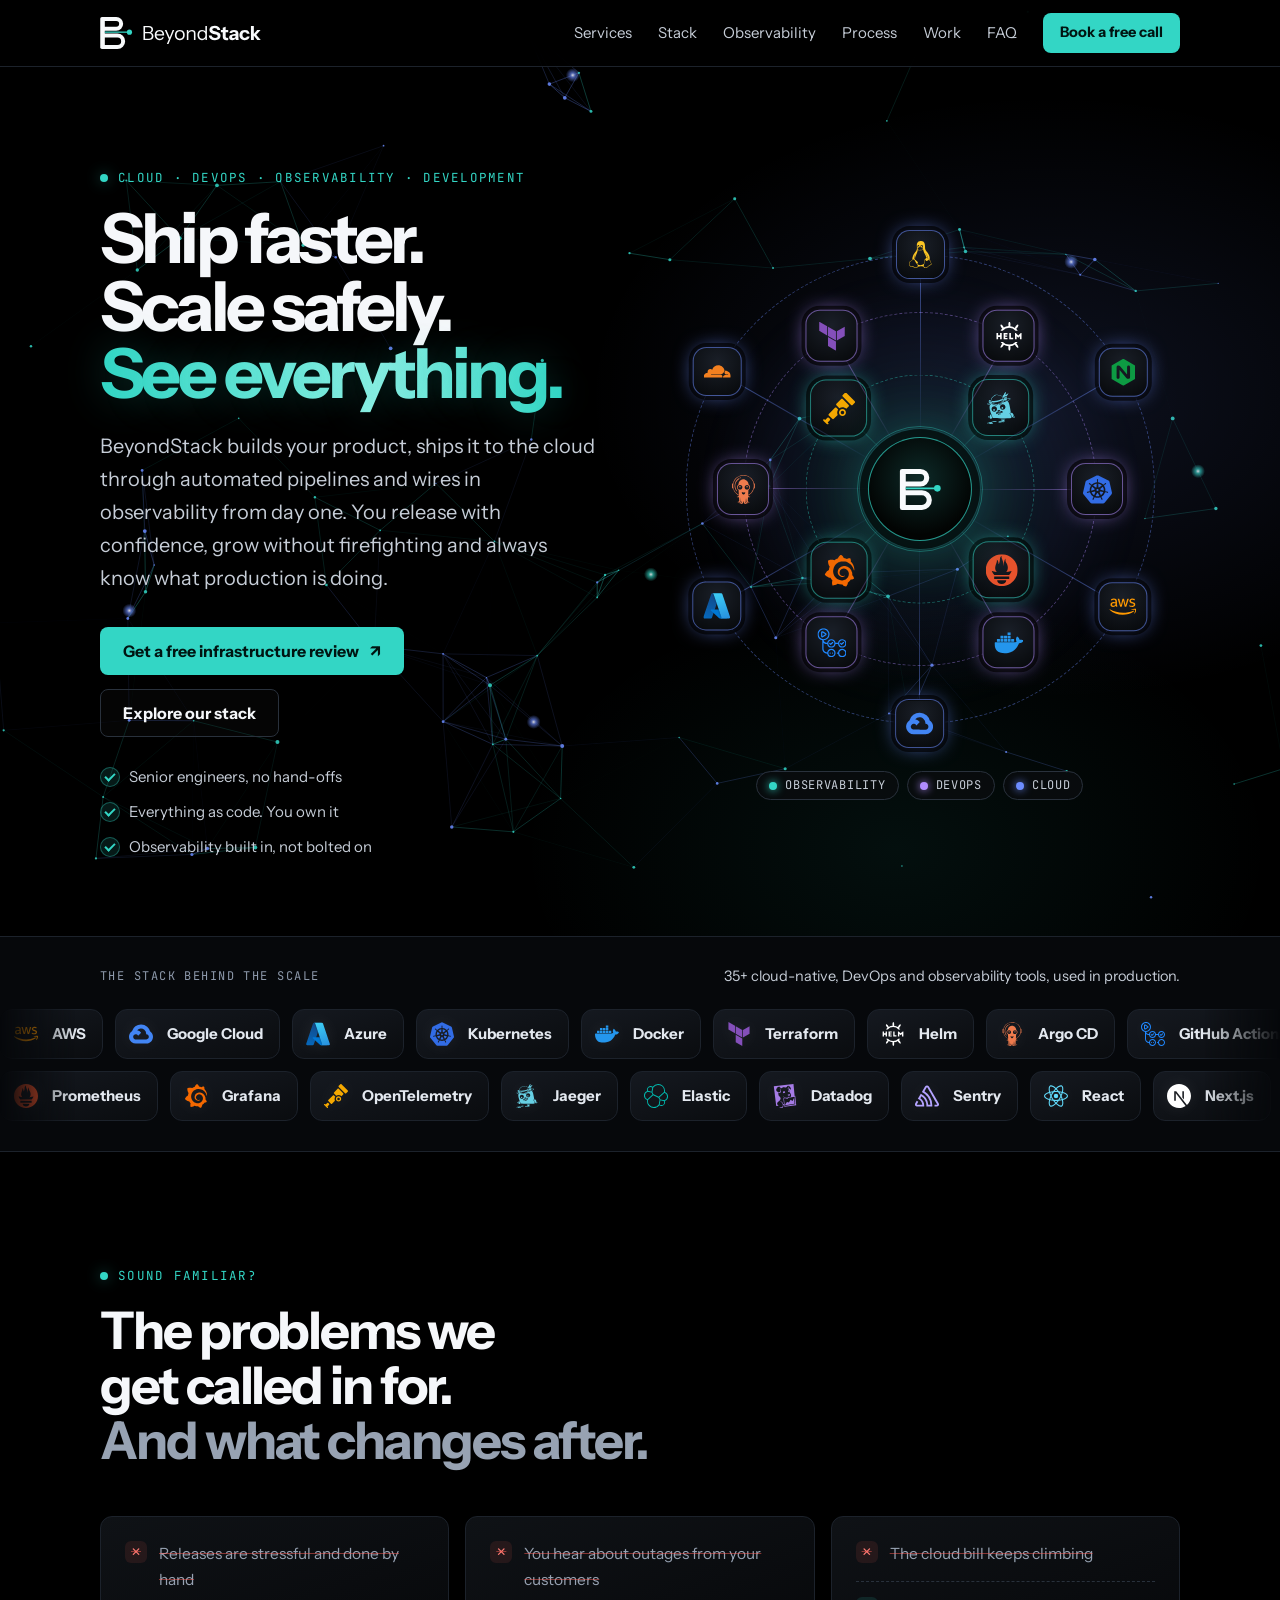
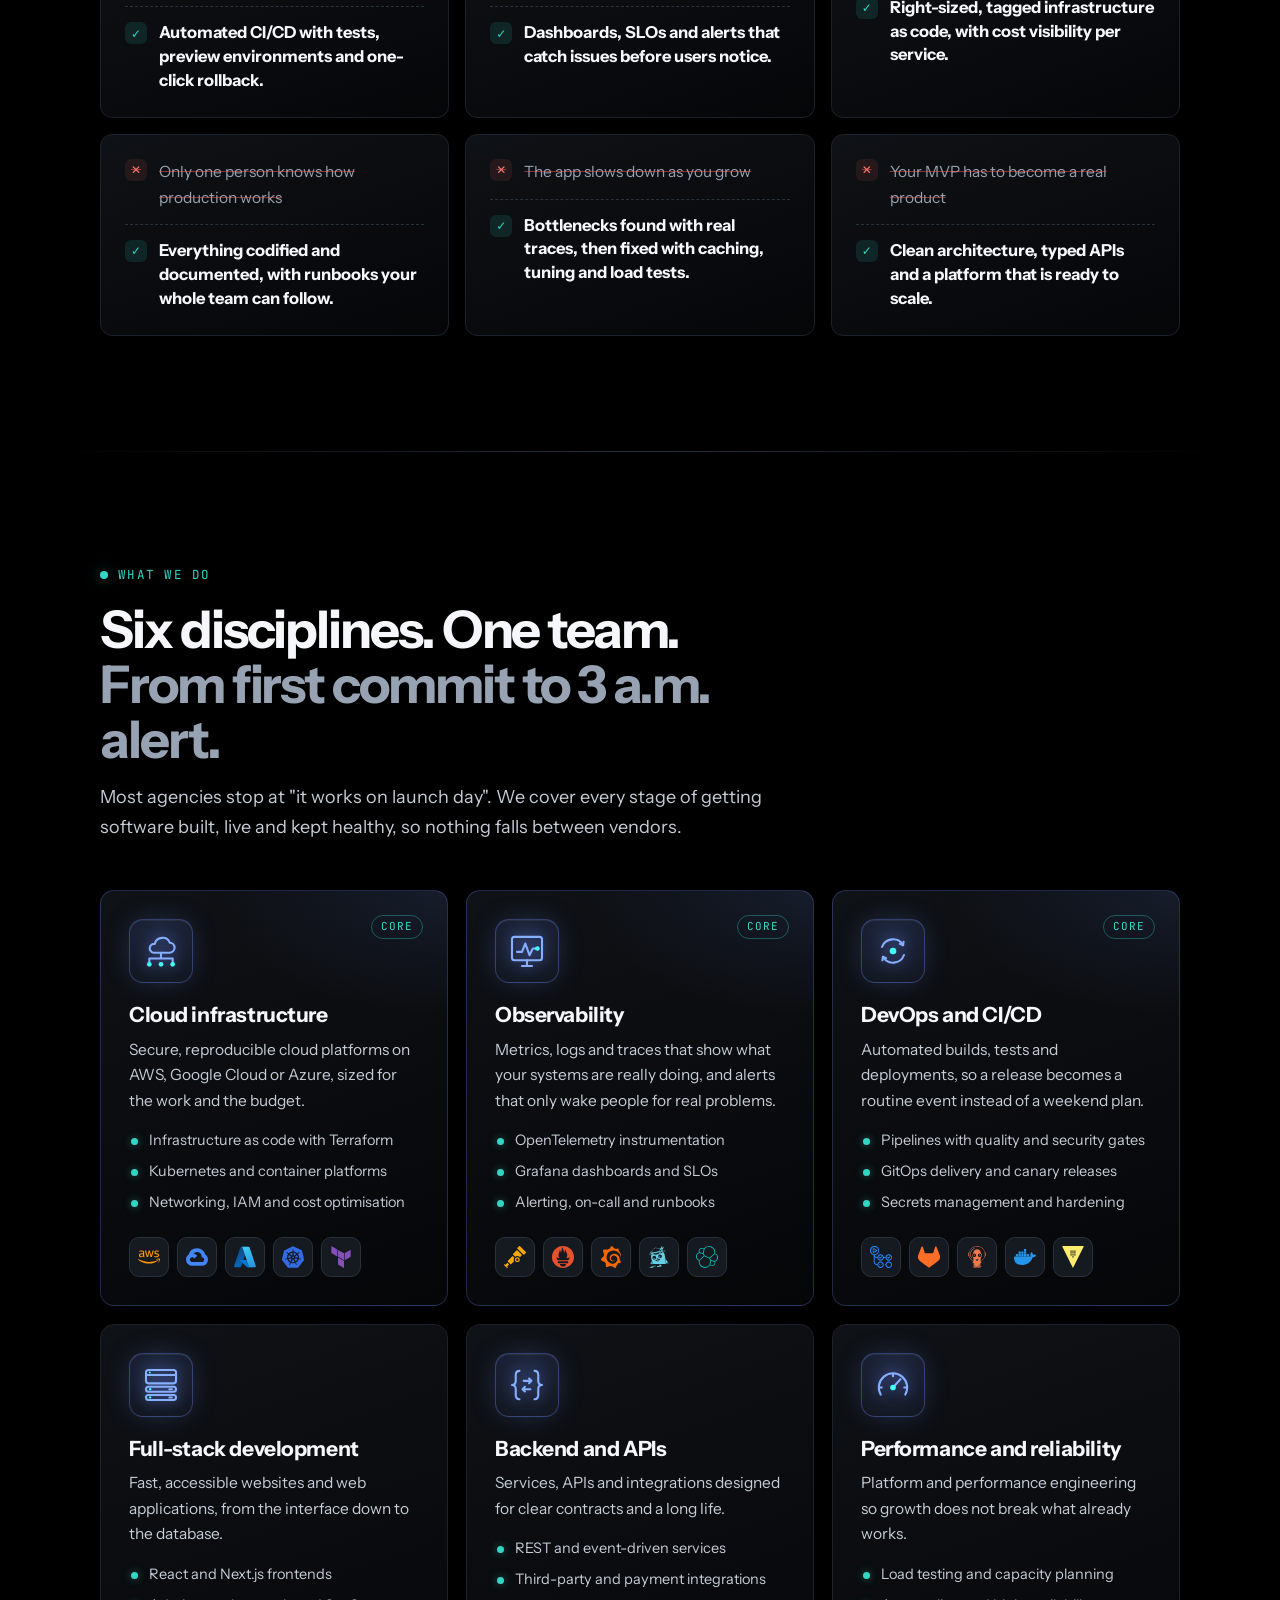
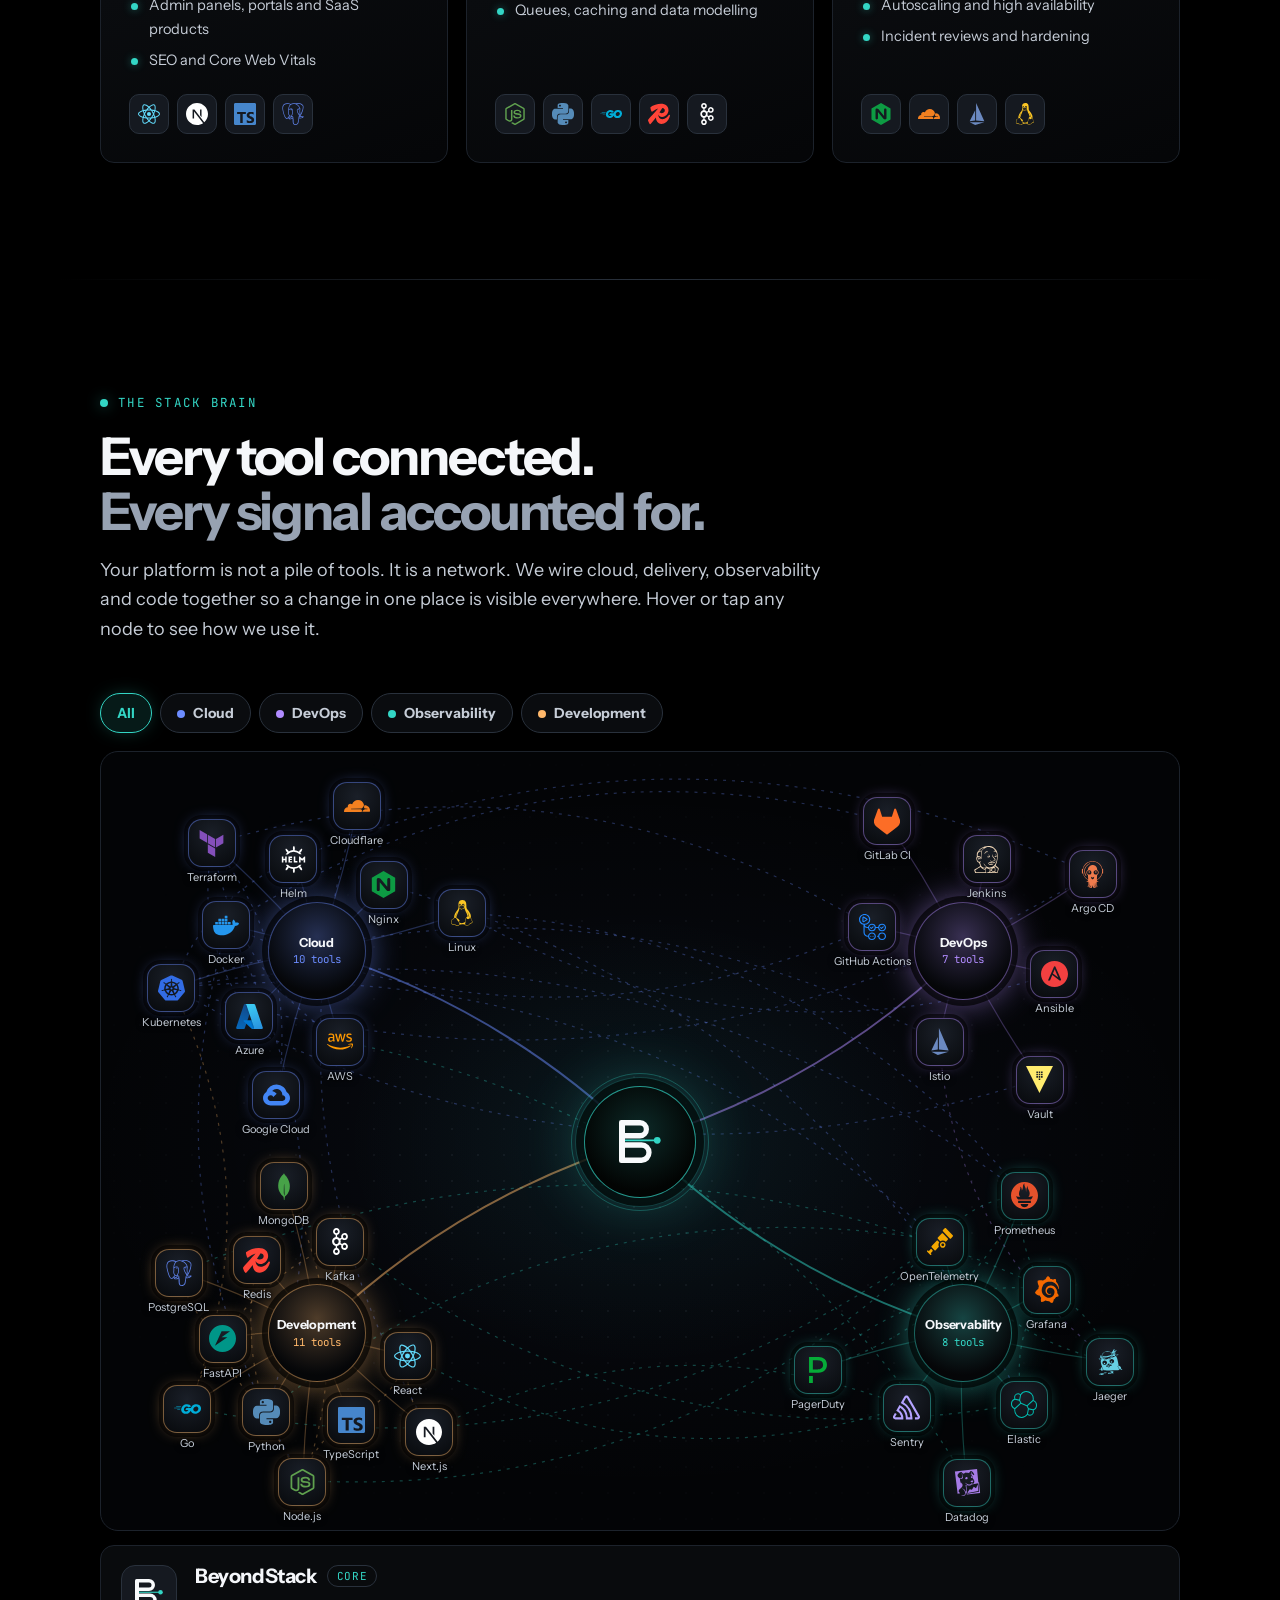
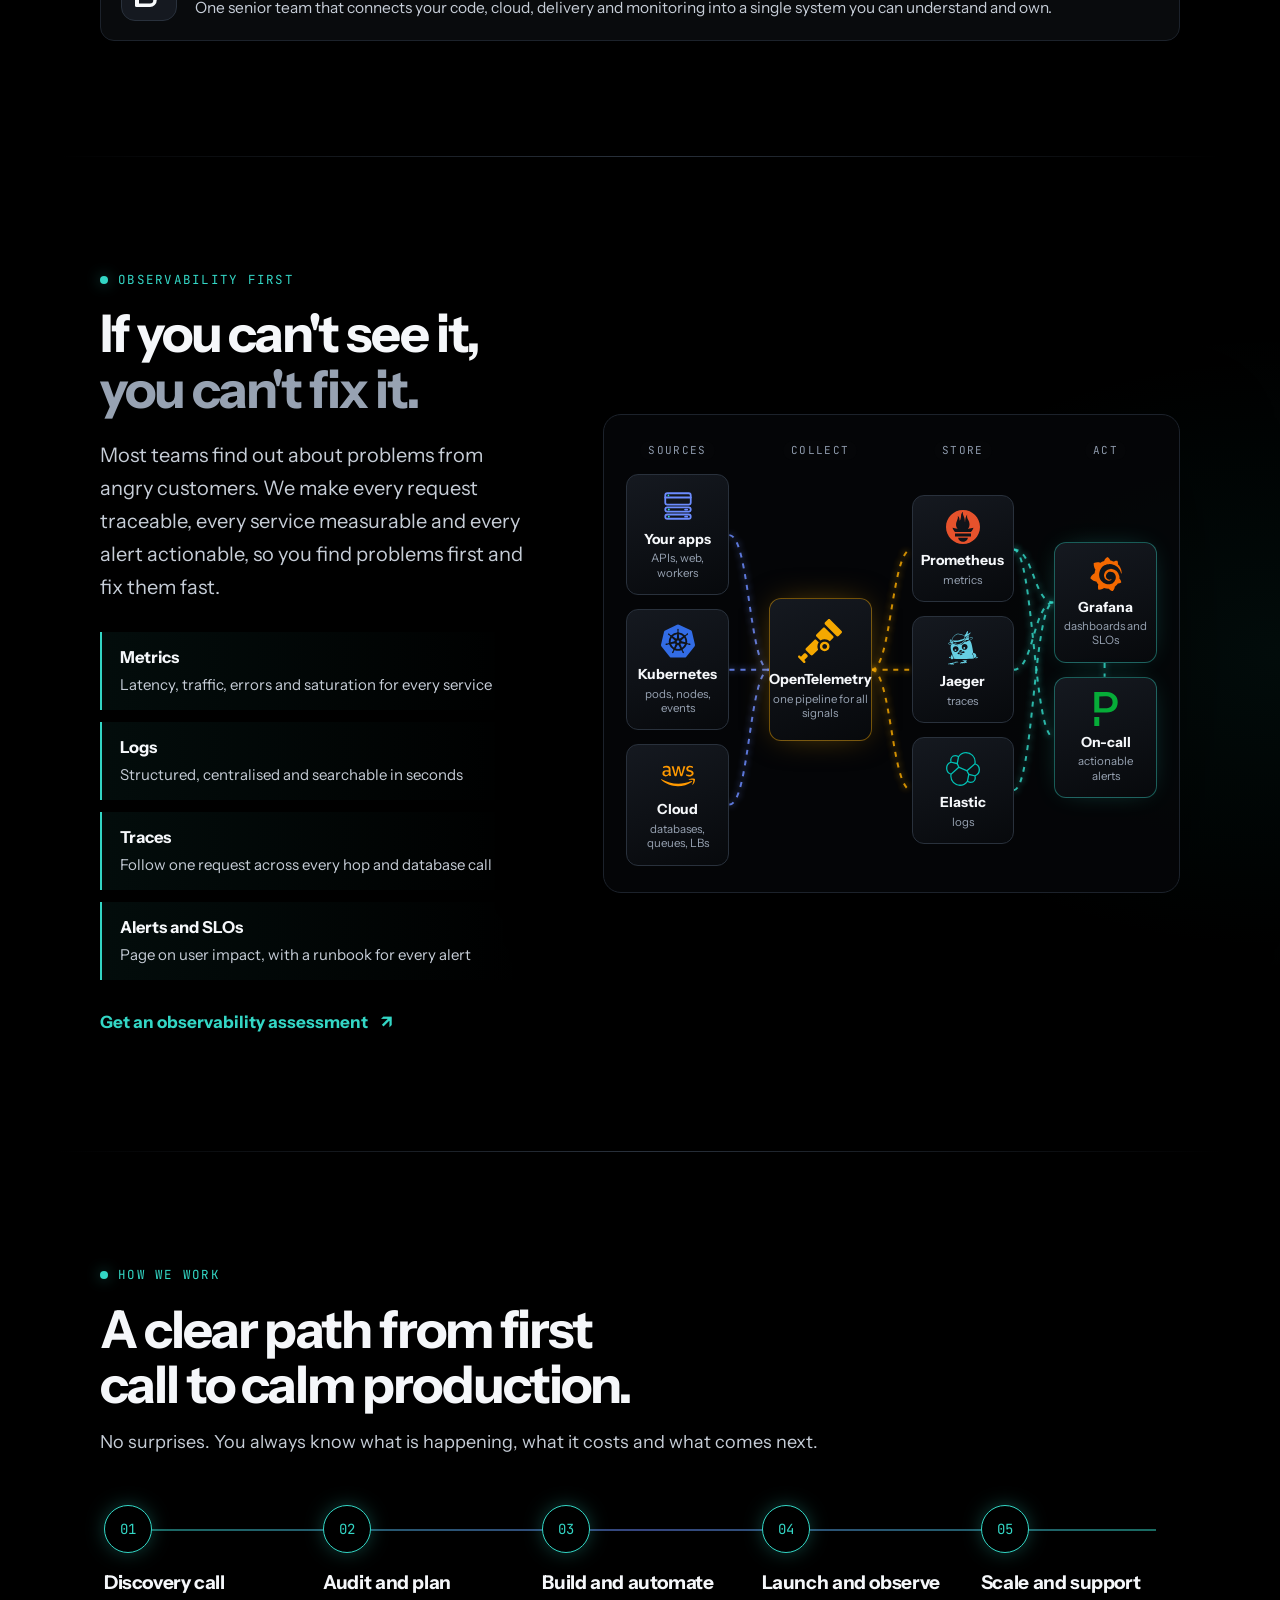
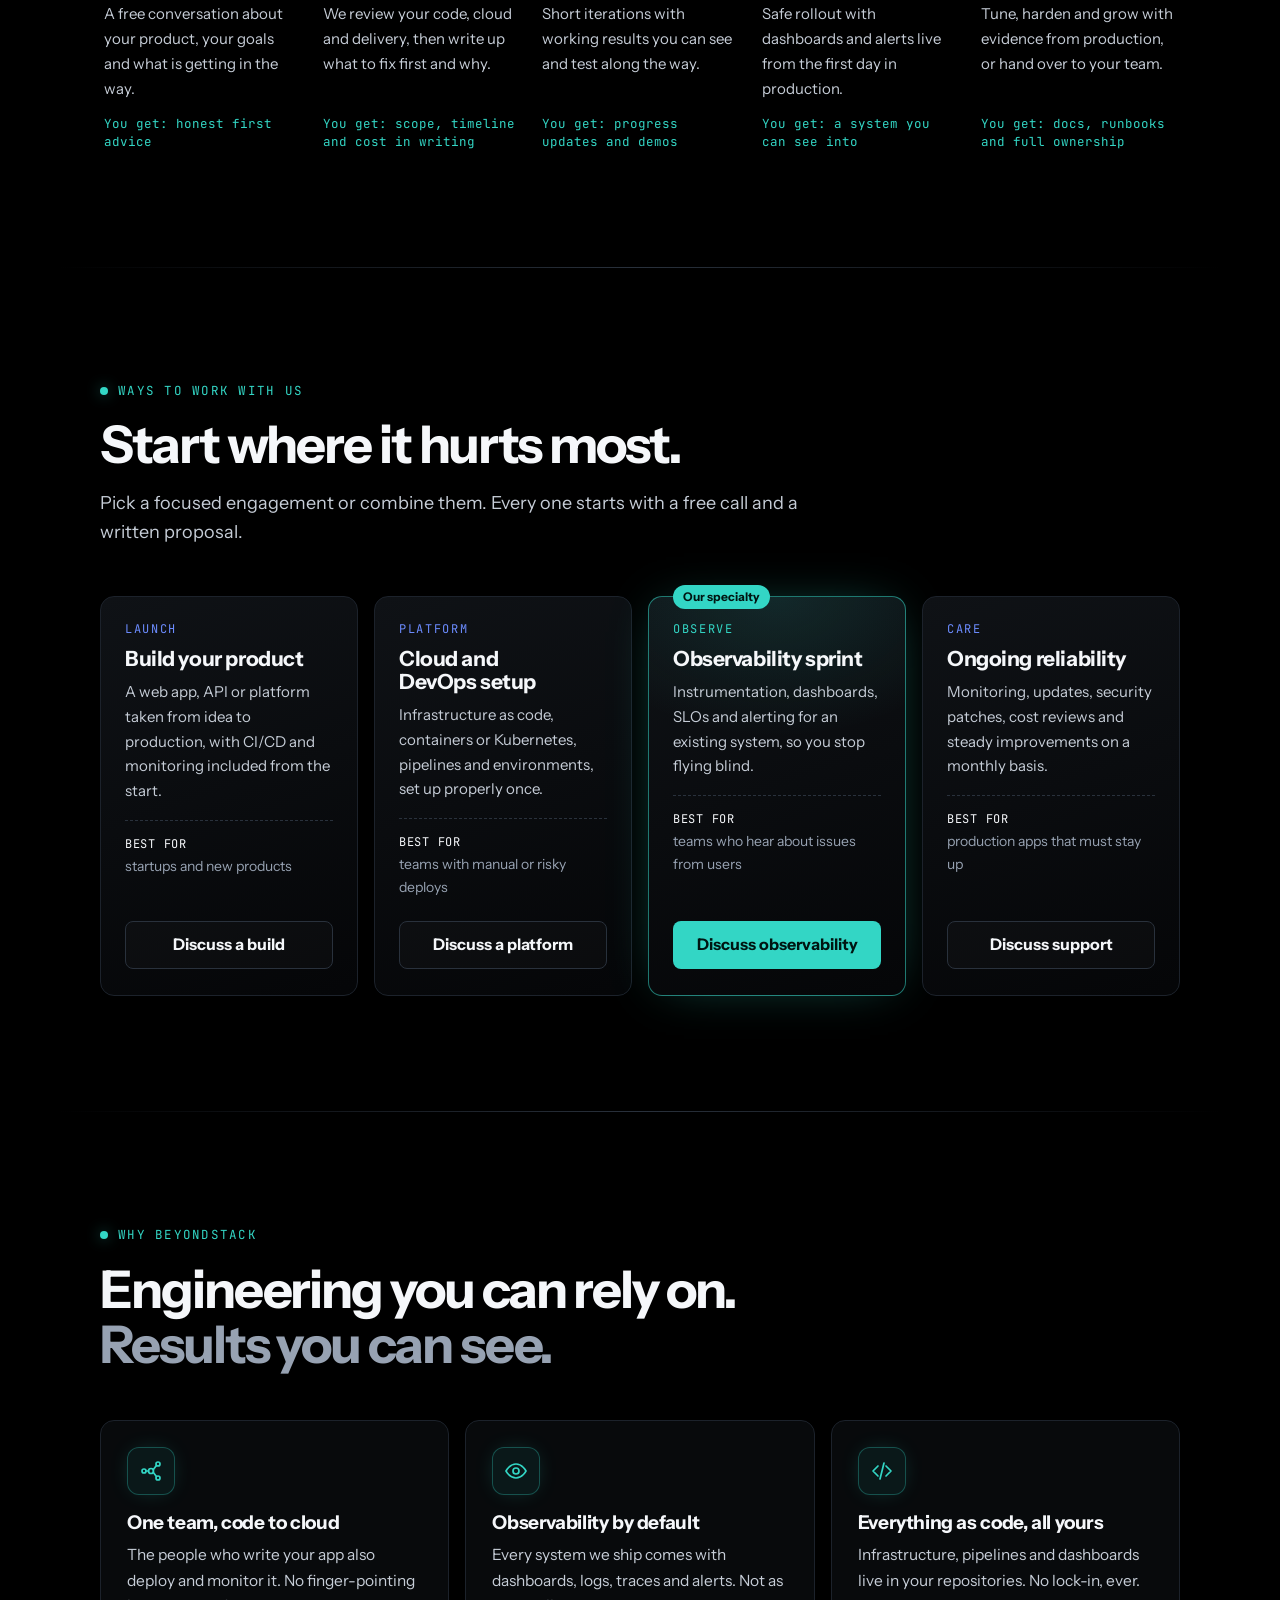
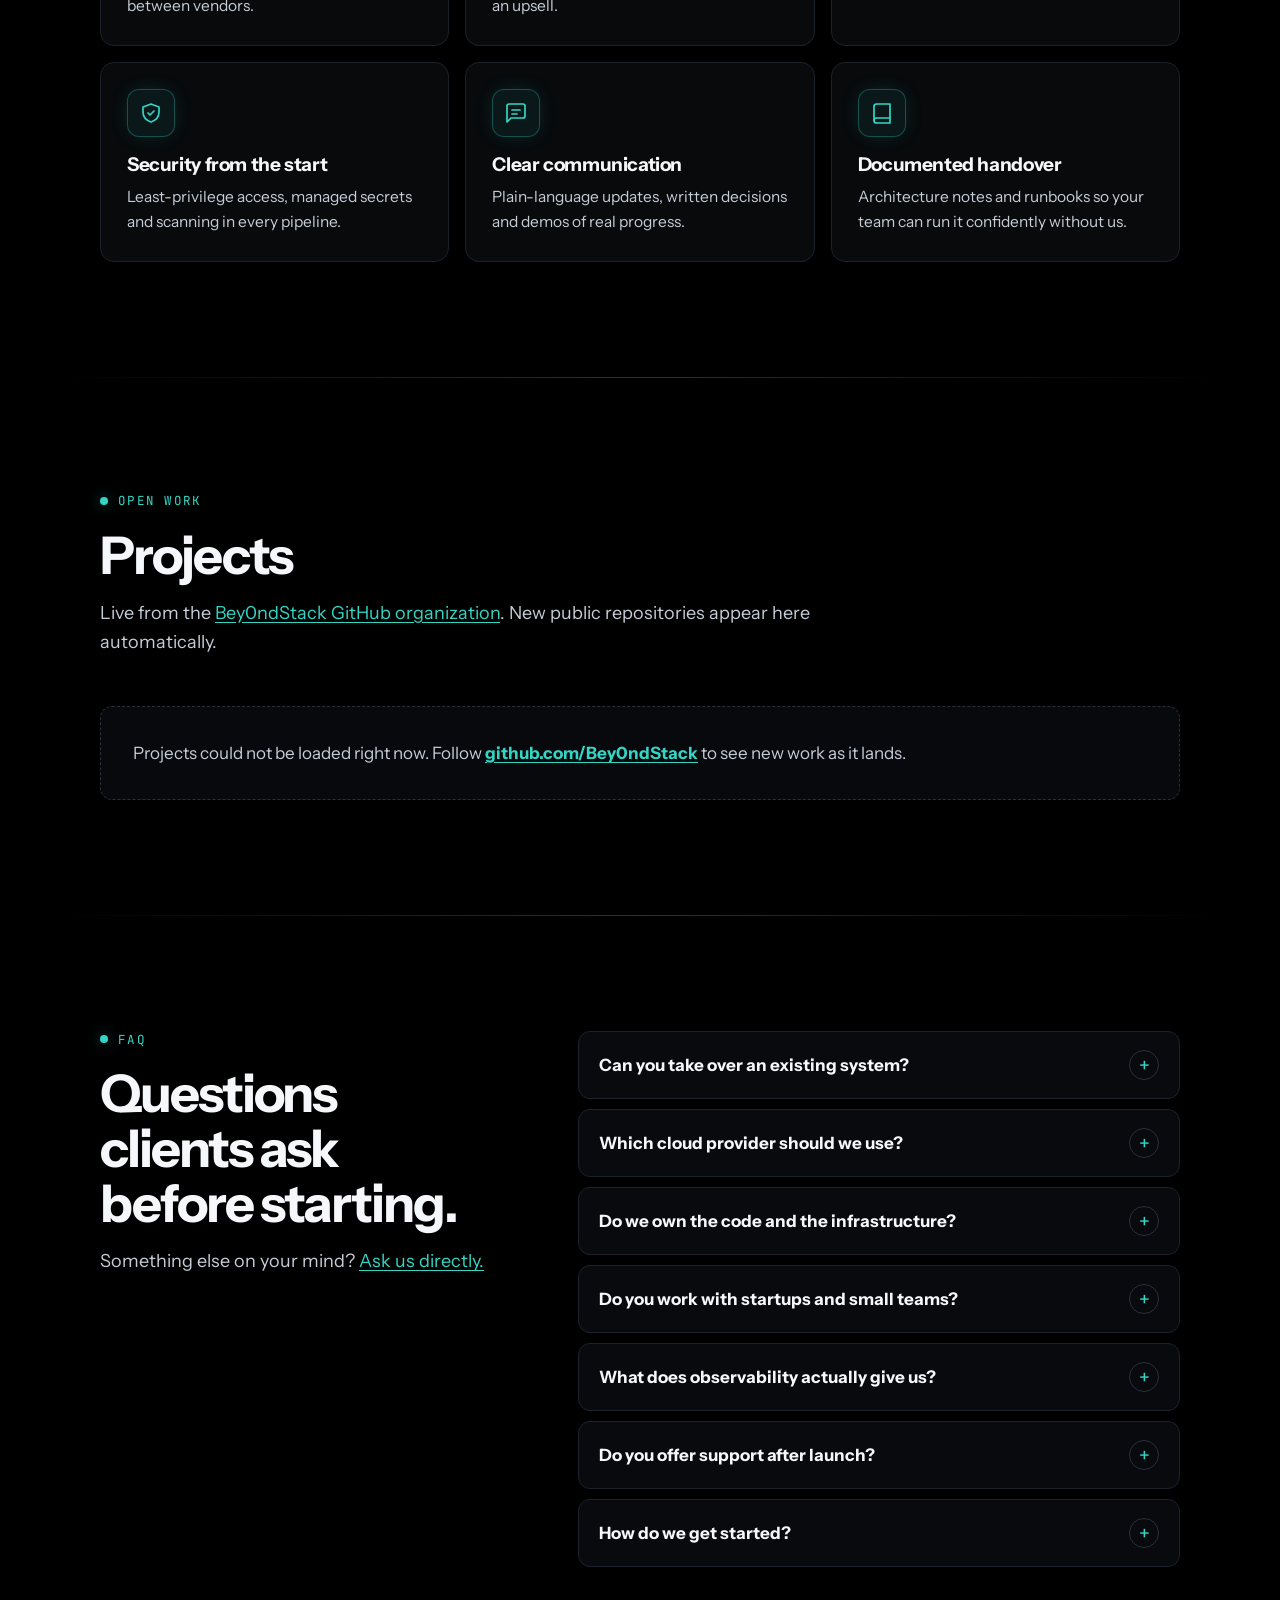
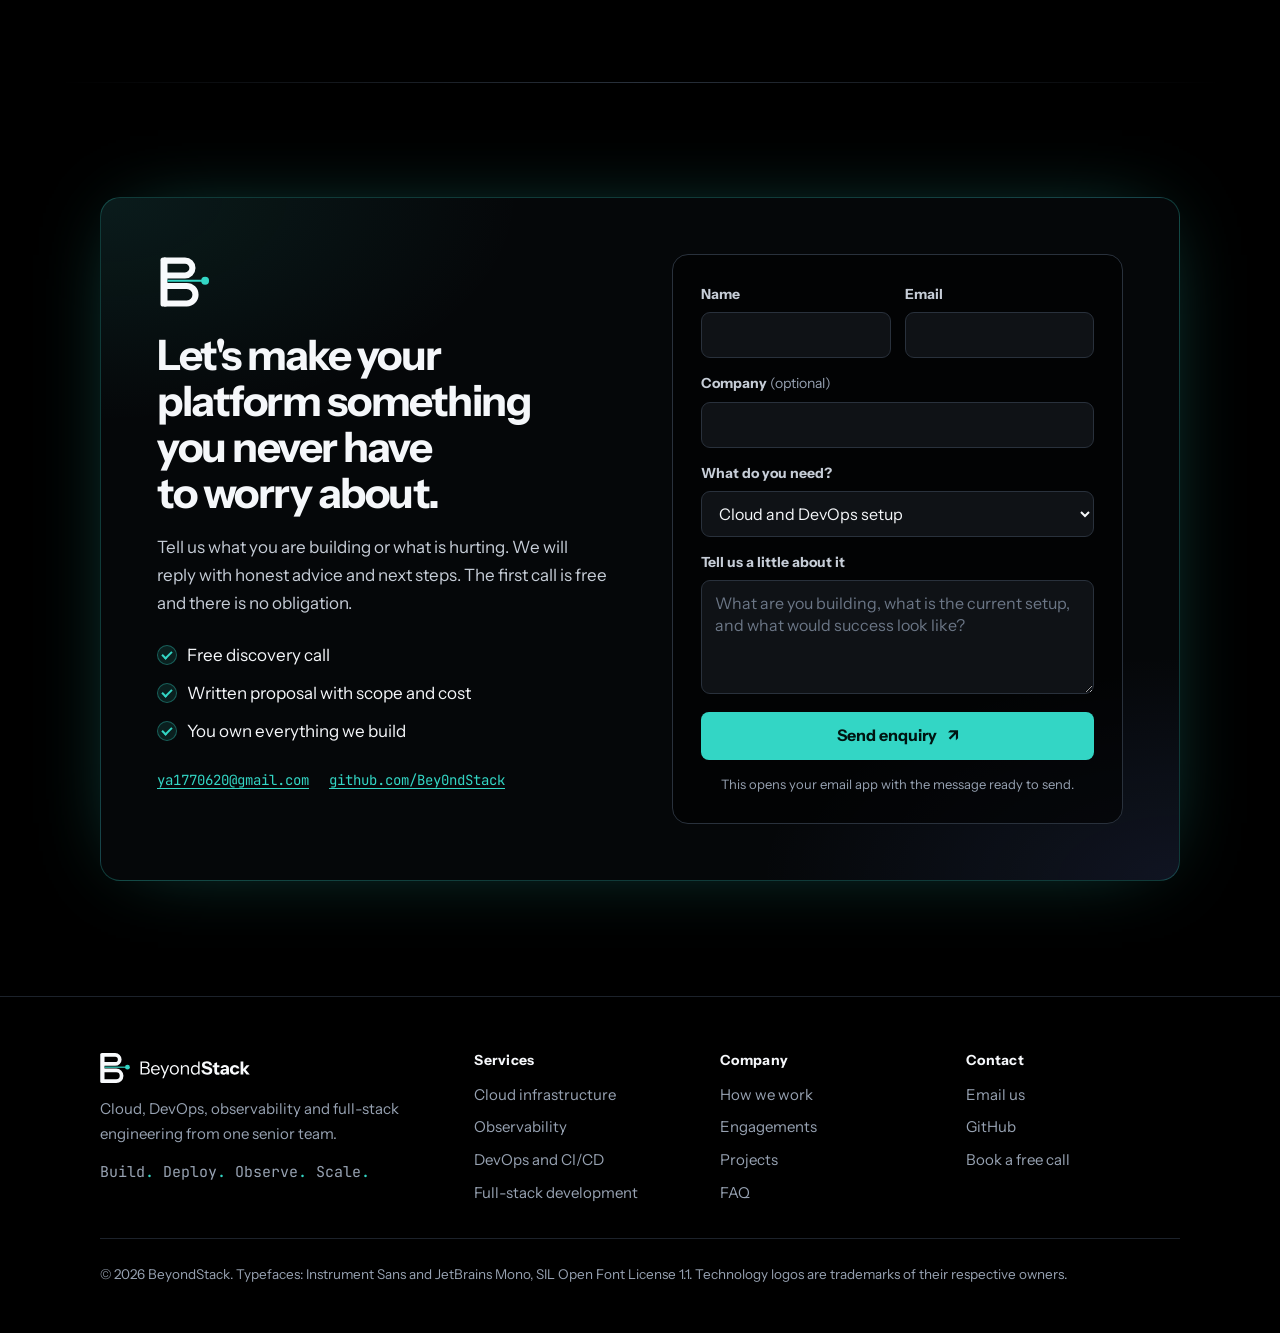
<file: index.html>
<!doctype html>
<html lang="en">
<head>
  <meta charset="utf-8">
  <meta name="viewport" content="width=device-width, initial-scale=1">
  <title>BeyondStack | Cloud, DevOps & Observability Engineering</title>
  <meta name="description" content="BeyondStack builds, ships and observes your software. Cloud infrastructure, Kubernetes, CI/CD, observability with Prometheus, Grafana and OpenTelemetry, and full-stack development from one senior team.">
  <meta name="theme-color" content="#000000">

  <!-- Brand: favicons and app icons -->
  <link rel="icon" href="assets/icons/favicon.svg" type="image/svg+xml">
  <link rel="icon" href="assets/icons/favicon-32x32.png" sizes="32x32" type="image/png">
  <link rel="icon" href="assets/icons/favicon-16x16.png" sizes="16x16" type="image/png">
  <link rel="apple-touch-icon" href="assets/icons/apple-touch-icon.png">
  <link rel="manifest" href="site.webmanifest">

  <!-- Brand: social preview (absolute URLs are required by most crawlers; change the domain if you use a custom one) -->
  <meta property="og:type" content="website">
  <meta property="og:site_name" content="BeyondStack">
  <meta property="og:title" content="BeyondStack | Ship faster. Scale safely. See everything.">
  <meta property="og:description" content="Cloud infrastructure, DevOps, observability and full-stack development from one senior engineering team.">
  <meta property="og:image" content="https://raw.githubusercontent.com/Bey0ndStack/.github/master/assets/social/og-image.png">
  <meta property="og:image:width" content="1200">
  <meta property="og:image:height" content="630">
  <meta name="twitter:card" content="summary_large_image">
  <meta name="twitter:image" content="https://raw.githubusercontent.com/Bey0ndStack/.github/master/assets/social/og-image.png">

  <link rel="stylesheet" href="css/styles.css">

  <script type="application/ld+json">
  {"@context":"https://schema.org","@type":"ProfessionalService","name":"BeyondStack","url":"https://github.com/Bey0ndStack",
   "logo":"https://raw.githubusercontent.com/Bey0ndStack/.github/master/assets/icons/beyondstack-avatar.png","sameAs":["https://github.com/Bey0ndStack"],
   "email":"ya1770620@gmail.com","slogan":"Build. Deploy. Observe. Scale.",
   "knowsAbout":["Cloud infrastructure","Kubernetes","Terraform","CI/CD","DevOps","Observability","OpenTelemetry","Prometheus","Grafana","Full-stack development","APIs","Performance engineering"]}
  </script>
</head>
<body>
<a class="skip" href="#main">Skip to content</a>
<canvas class="neural-bg" aria-hidden="true"></canvas>

<header class="site-header" id="top">
  <div class="bar-wrap">
    <a class="brand" href="#top" aria-label="BeyondStack, home">
      <img src="assets/logos/beyondstack-logo-primary-dark.svg" alt="BeyondStack" width="172" height="34">
    </a>
    <button class="nav-toggle" aria-expanded="false" aria-controls="nav" aria-label="Menu"><span></span><span></span></button>
    <nav id="nav" aria-label="Main">
      <a href="#services">Services</a>
      <a href="#stack">Stack</a>
      <a href="#observability">Observability</a>
      <a href="#process">Process</a>
      <a href="#projects">Work</a>
      <a href="#faq">FAQ</a>
      <a class="btn btn-primary btn-sm" href="#contact">Book a free call</a>
    </nav>
  </div>
</header>

<main id="main">

  <!-- HERO -->
  <section class="hero">
    <div class="wrap hero-grid">
      <div class="hero-copy">
        <p class="eyebrow"><span class="eyebrow-dot"></span> Cloud · DevOps · Observability · Development</p>
        <h1>Ship faster.<br>Scale safely.<br><span class="accent">See everything.</span></h1>
        <p class="lede">BeyondStack builds your product, ships it to the cloud through automated pipelines and wires in observability from day one. You release with confidence, grow without firefighting and always know what production is doing.</p>
        <div class="cta">
          <a class="btn btn-primary" href="#contact">Get a free infrastructure review <span aria-hidden="true">↗</span></a>
          <a class="btn btn-ghost" href="#stack">Explore our stack</a>
        </div>
        <ul class="hero-proof">
          <li><span class="tick" aria-hidden="true"></span> Senior engineers, no hand-offs</li>
          <li><span class="tick" aria-hidden="true"></span> Everything as code. You own it</li>
          <li><span class="tick" aria-hidden="true"></span> Observability built in, not bolted on</li>
        </ul>
      </div>

      <div class="hero-visual">
        <div class="hero-orbit" aria-hidden="true">
          <div class="orbit-ring ring-obs">
            <span class="orbit-path"></span>
            <span class="orbit-item" style="--a:45deg;--d:-0s"><i class="spoke"></i><b class="orbit-node"><img src="assets/technologies/prometheus.svg" alt=""></b></span>
            <span class="orbit-item" style="--a:135deg;--d:-0.75s"><i class="spoke"></i><b class="orbit-node"><img src="assets/technologies/grafana.svg" alt=""></b></span>
            <span class="orbit-item" style="--a:225deg;--d:-1.5s"><i class="spoke"></i><b class="orbit-node"><img src="assets/technologies/opentelemetry.svg" alt=""></b></span>
            <span class="orbit-item" style="--a:315deg;--d:-2.25s"><i class="spoke"></i><b class="orbit-node"><img src="assets/technologies/jaeger.svg" alt=""></b></span>
          </div>
          <div class="orbit-ring ring-devops">
            <span class="orbit-path"></span>
            <span class="orbit-item" style="--a:0deg;--d:-0.7s"><i class="spoke"></i><b class="orbit-node"><img src="assets/technologies/kubernetes.svg" alt=""></b></span>
            <span class="orbit-item" style="--a:60deg;--d:-1.2s"><i class="spoke"></i><b class="orbit-node"><img src="assets/technologies/docker.svg" alt=""></b></span>
            <span class="orbit-item" style="--a:120deg;--d:-1.7s"><i class="spoke"></i><b class="orbit-node"><img src="assets/technologies/githubactions.svg" alt=""></b></span>
            <span class="orbit-item" style="--a:180deg;--d:-2.2s"><i class="spoke"></i><b class="orbit-node"><img src="assets/technologies/argo.svg" alt=""></b></span>
            <span class="orbit-item" style="--a:240deg;--d:-2.7s"><i class="spoke"></i><b class="orbit-node"><img src="assets/technologies/terraform.svg" alt=""></b></span>
            <span class="orbit-item" style="--a:300deg;--d:-3.2s"><i class="spoke"></i><b class="orbit-node"><img src="assets/technologies/helm.svg" alt=""></b></span>
          </div>
          <div class="orbit-ring ring-cloud">
            <span class="orbit-path"></span>
            <span class="orbit-item" style="--a:30deg;--d:-1.4s"><i class="spoke"></i><b class="orbit-node"><img src="assets/technologies/aws.svg" alt=""></b></span>
            <span class="orbit-item" style="--a:90deg;--d:-1.9s"><i class="spoke"></i><b class="orbit-node"><img src="assets/technologies/googlecloud.svg" alt=""></b></span>
            <span class="orbit-item" style="--a:150deg;--d:-2.4s"><i class="spoke"></i><b class="orbit-node"><img src="assets/technologies/azure.svg" alt=""></b></span>
            <span class="orbit-item" style="--a:210deg;--d:-2.9s"><i class="spoke"></i><b class="orbit-node"><img src="assets/technologies/cloudflare.svg" alt=""></b></span>
            <span class="orbit-item" style="--a:270deg;--d:-3.4s"><i class="spoke"></i><b class="orbit-node"><img src="assets/technologies/linux.svg" alt=""></b></span>
            <span class="orbit-item" style="--a:330deg;--d:-3.9s"><i class="spoke"></i><b class="orbit-node"><img src="assets/technologies/nginx.svg" alt=""></b></span>
          </div>
          <div class="orbit-core"><img src="assets/icons/beyondstack-symbol-dark.svg" alt=""></div>
        </div>
        <ul class="orbit-legend" aria-label="What we connect">
          <li class="lg-obs">Observability</li>
          <li class="lg-devops">DevOps</li>
          <li class="lg-cloud">Cloud</li>
        </ul>
      </div>
    </div>
  </section>

  <!-- TECH MARQUEE -->
  <section class="tech-strip" aria-label="Technologies we work with">
    <div class="wrap tech-heading"><span>THE STACK BEHIND THE SCALE</span><p>35+ cloud-native, DevOps and observability tools, used in production.</p></div>
    <div class="tech-marquee">
      <div class="tech-track">
        <ul class="tech-group">
          <li><img class="tech-logo" src="assets/technologies/aws.svg" alt="">AWS</li>
          <li><img class="tech-logo" src="assets/technologies/googlecloud.svg" alt="">Google Cloud</li>
          <li><img class="tech-logo" src="assets/technologies/azure.svg" alt="">Azure</li>
          <li><img class="tech-logo" src="assets/technologies/kubernetes.svg" alt="">Kubernetes</li>
          <li><img class="tech-logo" src="assets/technologies/docker.svg" alt="">Docker</li>
          <li><img class="tech-logo" src="assets/technologies/terraform.svg" alt="">Terraform</li>
          <li><img class="tech-logo" src="assets/technologies/helm.svg" alt="">Helm</li>
          <li><img class="tech-logo" src="assets/technologies/argo.svg" alt="">Argo CD</li>
          <li><img class="tech-logo" src="assets/technologies/githubactions.svg" alt="">GitHub Actions</li>
          <li><img class="tech-logo" src="assets/technologies/gitlab.svg" alt="">GitLab CI</li>
          <li><img class="tech-logo" src="assets/technologies/ansible.svg" alt="">Ansible</li>
          <li><img class="tech-logo" src="assets/technologies/cloudflare.svg" alt="">Cloudflare</li>
        </ul>
        <ul class="tech-group" aria-hidden="true">
          <li><img class="tech-logo" src="assets/technologies/aws.svg" alt="">AWS</li>
          <li><img class="tech-logo" src="assets/technologies/googlecloud.svg" alt="">Google Cloud</li>
          <li><img class="tech-logo" src="assets/technologies/azure.svg" alt="">Azure</li>
          <li><img class="tech-logo" src="assets/technologies/kubernetes.svg" alt="">Kubernetes</li>
          <li><img class="tech-logo" src="assets/technologies/docker.svg" alt="">Docker</li>
          <li><img class="tech-logo" src="assets/technologies/terraform.svg" alt="">Terraform</li>
          <li><img class="tech-logo" src="assets/technologies/helm.svg" alt="">Helm</li>
          <li><img class="tech-logo" src="assets/technologies/argo.svg" alt="">Argo CD</li>
          <li><img class="tech-logo" src="assets/technologies/githubactions.svg" alt="">GitHub Actions</li>
          <li><img class="tech-logo" src="assets/technologies/gitlab.svg" alt="">GitLab CI</li>
          <li><img class="tech-logo" src="assets/technologies/ansible.svg" alt="">Ansible</li>
          <li><img class="tech-logo" src="assets/technologies/cloudflare.svg" alt="">Cloudflare</li>
        </ul>
      </div>
    </div>
    <div class="tech-marquee tech-marquee-reverse">
      <div class="tech-track">
        <ul class="tech-group">
          <li><img class="tech-logo" src="assets/technologies/prometheus.svg" alt="">Prometheus</li>
          <li><img class="tech-logo" src="assets/technologies/grafana.svg" alt="">Grafana</li>
          <li><img class="tech-logo" src="assets/technologies/opentelemetry.svg" alt="">OpenTelemetry</li>
          <li><img class="tech-logo" src="assets/technologies/jaeger.svg" alt="">Jaeger</li>
          <li><img class="tech-logo" src="assets/technologies/elastic.svg" alt="">Elastic</li>
          <li><img class="tech-logo" src="assets/technologies/datadog.svg" alt="">Datadog</li>
          <li><img class="tech-logo" src="assets/technologies/sentry.svg" alt="">Sentry</li>
          <li><img class="tech-logo" src="assets/technologies/react.svg" alt="">React</li>
          <li><img class="tech-logo" src="assets/technologies/nextjs.svg" alt="">Next.js</li>
          <li><img class="tech-logo" src="assets/technologies/nodejs.svg" alt="">Node.js</li>
          <li><img class="tech-logo" src="assets/technologies/python.svg" alt="">Python</li>
          <li><img class="tech-logo" src="assets/technologies/go.svg" alt="">Go</li>
          <li><img class="tech-logo" src="assets/technologies/postgresql.svg" alt="">PostgreSQL</li>
          <li><img class="tech-logo" src="assets/technologies/redis.svg" alt="">Redis</li>
        </ul>
        <ul class="tech-group" aria-hidden="true">
          <li><img class="tech-logo" src="assets/technologies/prometheus.svg" alt="">Prometheus</li>
          <li><img class="tech-logo" src="assets/technologies/grafana.svg" alt="">Grafana</li>
          <li><img class="tech-logo" src="assets/technologies/opentelemetry.svg" alt="">OpenTelemetry</li>
          <li><img class="tech-logo" src="assets/technologies/jaeger.svg" alt="">Jaeger</li>
          <li><img class="tech-logo" src="assets/technologies/elastic.svg" alt="">Elastic</li>
          <li><img class="tech-logo" src="assets/technologies/datadog.svg" alt="">Datadog</li>
          <li><img class="tech-logo" src="assets/technologies/sentry.svg" alt="">Sentry</li>
          <li><img class="tech-logo" src="assets/technologies/react.svg" alt="">React</li>
          <li><img class="tech-logo" src="assets/technologies/nextjs.svg" alt="">Next.js</li>
          <li><img class="tech-logo" src="assets/technologies/nodejs.svg" alt="">Node.js</li>
          <li><img class="tech-logo" src="assets/technologies/python.svg" alt="">Python</li>
          <li><img class="tech-logo" src="assets/technologies/go.svg" alt="">Go</li>
          <li><img class="tech-logo" src="assets/technologies/postgresql.svg" alt="">PostgreSQL</li>
          <li><img class="tech-logo" src="assets/technologies/redis.svg" alt="">Redis</li>
        </ul>
      </div>
    </div>
  </section>

  <!-- PROBLEMS -> OUTCOMES -->
  <section id="problems" class="section">
    <div class="wrap">
      <div class="head">
        <p class="eyebrow"><span class="eyebrow-dot"></span> Sound familiar?</p>
        <h2>The problems we get called in for.<br><span class="heading-muted">And what changes after.</span></h2>
      </div>
      <div class="pains">
        <article class="pain reveal">
          <p class="pain-before"><span class="pain-x" aria-hidden="true">✕</span> Releases are stressful and done by hand</p>
          <p class="pain-after"><span class="pain-ok" aria-hidden="true">✓</span> Automated CI/CD with tests, preview environments and one-click rollback.</p>
        </article>
        <article class="pain reveal">
          <p class="pain-before"><span class="pain-x" aria-hidden="true">✕</span> You hear about outages from your customers</p>
          <p class="pain-after"><span class="pain-ok" aria-hidden="true">✓</span> Dashboards, SLOs and alerts that catch issues before users notice.</p>
        </article>
        <article class="pain reveal">
          <p class="pain-before"><span class="pain-x" aria-hidden="true">✕</span> The cloud bill keeps climbing</p>
          <p class="pain-after"><span class="pain-ok" aria-hidden="true">✓</span> Right-sized, tagged infrastructure as code, with cost visibility per service.</p>
        </article>
        <article class="pain reveal">
          <p class="pain-before"><span class="pain-x" aria-hidden="true">✕</span> Only one person knows how production works</p>
          <p class="pain-after"><span class="pain-ok" aria-hidden="true">✓</span> Everything codified and documented, with runbooks your whole team can follow.</p>
        </article>
        <article class="pain reveal">
          <p class="pain-before"><span class="pain-x" aria-hidden="true">✕</span> The app slows down as you grow</p>
          <p class="pain-after"><span class="pain-ok" aria-hidden="true">✓</span> Bottlenecks found with real traces, then fixed with caching, tuning and load tests.</p>
        </article>
        <article class="pain reveal">
          <p class="pain-before"><span class="pain-x" aria-hidden="true">✕</span> Your MVP has to become a real product</p>
          <p class="pain-after"><span class="pain-ok" aria-hidden="true">✓</span> Clean architecture, typed APIs and a platform that is ready to scale.</p>
        </article>
      </div>
    </div>
  </section>

  <!-- SERVICES -->
  <section id="services" class="section">
    <div class="wrap">
      <div class="head">
        <p class="eyebrow"><span class="eyebrow-dot"></span> What we do</p>
        <h2>Six disciplines. One team.<br><span class="heading-muted">From first commit to 3 a.m. alert.</span></h2>
        <p>Most agencies stop at "it works on launch day". We cover every stage of getting software built, live and kept healthy, so nothing falls between vendors.</p>
      </div>
      <div class="cards">
        <article class="card card-feature reveal">
          <span class="card-icon"><img src="assets/icons/services/service-cloud-infrastructure.svg" alt="" width="40" height="40"></span>
          <span class="card-tag">Core</span>
          <h3>Cloud infrastructure</h3>
          <p>Secure, reproducible cloud platforms on AWS, Google Cloud or Azure, sized for the work and the budget.</p>
          <ul class="card-list"><li>Infrastructure as code with Terraform</li><li>Kubernetes and container platforms</li><li>Networking, IAM and cost optimisation</li></ul>
          <div class="chips"><img src="assets/technologies/aws.svg" alt="AWS" title="AWS"><img src="assets/technologies/googlecloud.svg" alt="Google Cloud" title="Google Cloud"><img src="assets/technologies/azure.svg" alt="Azure" title="Azure"><img src="assets/technologies/kubernetes.svg" alt="Kubernetes" title="Kubernetes"><img src="assets/technologies/terraform.svg" alt="Terraform" title="Terraform"></div>
        </article>
        <article class="card card-feature reveal">
          <span class="card-icon"><img src="assets/icons/services/service-observability.svg" alt="" width="40" height="40"></span>
          <span class="card-tag">Core</span>
          <h3>Observability</h3>
          <p>Metrics, logs and traces that show what your systems are really doing, and alerts that only wake people for real problems.</p>
          <ul class="card-list"><li>OpenTelemetry instrumentation</li><li>Grafana dashboards and SLOs</li><li>Alerting, on-call and runbooks</li></ul>
          <div class="chips"><img src="assets/technologies/opentelemetry.svg" alt="OpenTelemetry" title="OpenTelemetry"><img src="assets/technologies/prometheus.svg" alt="Prometheus" title="Prometheus"><img src="assets/technologies/grafana.svg" alt="Grafana" title="Grafana"><img src="assets/technologies/jaeger.svg" alt="Jaeger" title="Jaeger"><img src="assets/technologies/elastic.svg" alt="Elastic" title="Elastic"></div>
        </article>
        <article class="card card-feature reveal">
          <span class="card-icon"><img src="assets/icons/services/service-devops-cicd.svg" alt="" width="40" height="40"></span>
          <span class="card-tag">Core</span>
          <h3>DevOps and CI/CD</h3>
          <p>Automated builds, tests and deployments, so a release becomes a routine event instead of a weekend plan.</p>
          <ul class="card-list"><li>Pipelines with quality and security gates</li><li>GitOps delivery and canary releases</li><li>Secrets management and hardening</li></ul>
          <div class="chips"><img src="assets/technologies/githubactions.svg" alt="GitHub Actions" title="GitHub Actions"><img src="assets/technologies/gitlab.svg" alt="GitLab" title="GitLab"><img src="assets/technologies/argo.svg" alt="Argo CD" title="Argo CD"><img src="assets/technologies/docker.svg" alt="Docker" title="Docker"><img src="assets/technologies/vault.svg" alt="Vault" title="Vault"></div>
        </article>
        <article class="card reveal">
          <span class="card-icon"><img src="assets/icons/services/service-fullstack.svg" alt="" width="40" height="40"></span>
          <h3>Full-stack development</h3>
          <p>Fast, accessible websites and web applications, from the interface down to the database.</p>
          <ul class="card-list"><li>React and Next.js frontends</li><li>Admin panels, portals and SaaS products</li><li>SEO and Core Web Vitals</li></ul>
          <div class="chips"><img src="assets/technologies/react.svg" alt="React" title="React"><img src="assets/technologies/nextjs.svg" alt="Next.js" title="Next.js"><img src="assets/technologies/typescript.svg" alt="TypeScript" title="TypeScript"><img src="assets/technologies/postgresql.svg" alt="PostgreSQL" title="PostgreSQL"></div>
        </article>
        <article class="card reveal">
          <span class="card-icon"><img src="assets/icons/services/service-backend-api.svg" alt="" width="40" height="40"></span>
          <h3>Backend and APIs</h3>
          <p>Services, APIs and integrations designed for clear contracts and a long life.</p>
          <ul class="card-list"><li>REST and event-driven services</li><li>Third-party and payment integrations</li><li>Queues, caching and data modelling</li></ul>
          <div class="chips"><img src="assets/technologies/nodejs.svg" alt="Node.js" title="Node.js"><img src="assets/technologies/python.svg" alt="Python" title="Python"><img src="assets/technologies/go.svg" alt="Go" title="Go"><img src="assets/technologies/redis.svg" alt="Redis" title="Redis"><img src="assets/technologies/kafka.svg" alt="Kafka" title="Kafka"></div>
        </article>
        <article class="card reveal">
          <span class="card-icon"><img src="assets/icons/services/service-performance.svg" alt="" width="40" height="40"></span>
          <h3>Performance and reliability</h3>
          <p>Platform and performance engineering so growth does not break what already works.</p>
          <ul class="card-list"><li>Load testing and capacity planning</li><li>Autoscaling and high availability</li><li>Incident reviews and hardening</li></ul>
          <div class="chips"><img src="assets/technologies/nginx.svg" alt="Nginx" title="Nginx"><img src="assets/technologies/cloudflare.svg" alt="Cloudflare" title="Cloudflare"><img src="assets/technologies/istio.svg" alt="Istio" title="Istio"><img src="assets/technologies/linux.svg" alt="Linux" title="Linux"></div>
        </article>
      </div>
    </div>
  </section>

  <!-- STACK BRAIN -->
  <section id="stack" class="section brain-section">
    <div class="wrap">
      <div class="head">
        <p class="eyebrow"><span class="eyebrow-dot"></span> The stack brain</p>
        <h2>Every tool connected.<br><span class="heading-muted">Every signal accounted for.</span></h2>
        <p>Your platform is not a pile of tools. It is a network. We wire cloud, delivery, observability and code together so a change in one place is visible everywhere. Hover or tap any node to see how we use it.</p>
      </div>

      <div class="brain" data-brain>
        <div class="brain-filters" role="group" aria-label="Filter the stack">
          <button type="button" data-filter="all" aria-pressed="true">All</button>
          <button type="button" data-filter="cloud" aria-pressed="false">Cloud</button>
          <button type="button" data-filter="devops" aria-pressed="false">DevOps</button>
          <button type="button" data-filter="observability" aria-pressed="false">Observability</button>
          <button type="button" data-filter="development" aria-pressed="false">Development</button>
        </div>

        <!-- Source data for the interactive map; also the readable fallback without JavaScript. -->
        <div class="brain-source" data-core="BeyondStack" data-core-info="One senior team that connects your code, cloud, delivery and monitoring into a single system you can understand and own.">
          <div class="lobe" data-lobe="cloud" data-title="Cloud" data-info="Secure, reproducible infrastructure on any major cloud, defined in code and sized for the work.">
            <h3>Cloud and infrastructure</h3>
            <ul>
              <li data-id="aws" data-icon="aws" data-info="Landing zones, EKS, RDS, Lambda and IAM done properly, with cost visibility per service.">AWS</li>
              <li data-id="googlecloud" data-icon="googlecloud" data-info="GKE, Cloud Run and managed data services, set up with least-privilege access.">Google Cloud</li>
              <li data-id="azure" data-icon="azure" data-info="AKS, App Service and Azure networking for teams that live in the Microsoft ecosystem.">Azure</li>
              <li data-id="kubernetes" data-icon="kubernetes" data-links="prometheus argo istio vault opentelemetry" data-info="Production-grade clusters with autoscaling, network policies and sane defaults.">Kubernetes</li>
              <li data-id="docker" data-icon="docker" data-links="githubactions gitlab nodejs python" data-info="Small, secure, reproducible images that run the same on a laptop and in production.">Docker</li>
              <li data-id="terraform" data-icon="terraform" data-links="aws googlecloud azure githubactions" data-info="Every resource in version control, reviewed in pull requests and applied by pipelines.">Terraform</li>
              <li data-id="helm" data-icon="helm" data-links="kubernetes argo" data-info="Versioned, templated releases for every service and environment.">Helm</li>
              <li data-id="cloudflare" data-icon="cloudflare" data-links="nextjs" data-info="CDN, DNS, WAF and edge caching to make sites fast and protected worldwide.">Cloudflare</li>
              <li data-id="nginx" data-icon="nginx" data-links="elastic" data-info="Reverse proxies, ingress and load balancing tuned for real traffic.">Nginx</li>
              <li data-id="linux" data-icon="linux" data-links="ansible prometheus" data-info="Hardened, patched and monitored servers when you need more than managed services.">Linux</li>
            </ul>
          </div>
          <div class="lobe" data-lobe="devops" data-title="DevOps" data-info="Pipelines and automation that make every release tested, repeatable and reversible.">
            <h3>DevOps and delivery</h3>
            <ul>
              <li data-id="githubactions" data-icon="githubactions" data-links="terraform docker" data-info="CI/CD with tests, security scans and preview environments on every pull request.">GitHub Actions</li>
              <li data-id="gitlab" data-icon="gitlab" data-links="docker" data-info="End-to-end GitLab CI pipelines for teams already on GitLab.">GitLab CI</li>
              <li data-id="jenkins" data-icon="jenkins" data-info="Modernising and stabilising existing Jenkins setups, or migrating away when it makes sense.">Jenkins</li>
              <li data-id="argo" data-icon="argo" data-links="kubernetes helm" data-info="GitOps delivery: Git is the source of truth and the cluster follows it, with canary rollouts.">Argo CD</li>
              <li data-id="ansible" data-icon="ansible" data-links="linux" data-info="Repeatable server configuration and patching without manual SSH sessions.">Ansible</li>
              <li data-id="vault" data-icon="vault" data-links="kubernetes" data-info="Secrets out of code and out of chat, with rotation and audit trails.">Vault</li>
              <li data-id="istio" data-icon="istio" data-links="kubernetes jaeger" data-info="Service mesh for mTLS, traffic shifting and fine-grained routing between services.">Istio</li>
            </ul>
          </div>
          <div class="lobe" data-lobe="observability" data-title="Observability" data-info="Metrics, logs and traces in one feedback loop, with alerts that point to the cause, not just the symptom.">
            <h3>Observability</h3>
            <ul>
              <li data-id="opentelemetry" data-icon="opentelemetry" data-links="nodejs python go jaeger prometheus" data-info="Vendor-neutral instrumentation for traces, metrics and logs, so you are never locked in.">OpenTelemetry</li>
              <li data-id="prometheus" data-icon="prometheus" data-links="kubernetes grafana linux pagerduty" data-info="Metrics collection and alert rules for services, clusters and infrastructure.">Prometheus</li>
              <li data-id="grafana" data-icon="grafana" data-links="prometheus elastic jaeger postgresql" data-info="Dashboards that answer real questions: is it up, is it fast, is it getting worse?">Grafana</li>
              <li data-id="jaeger" data-icon="jaeger" data-links="istio" data-info="Distributed tracing that shows exactly where a slow request spends its time.">Jaeger</li>
              <li data-id="elastic" data-icon="elastic" data-links="nginx kafka" data-info="Centralised, searchable logs with retention that matches your compliance needs.">Elastic</li>
              <li data-id="datadog" data-icon="datadog" data-links="aws" data-info="When a managed platform fits better, we set Datadog up with useful monitors, not noise.">Datadog</li>
              <li data-id="sentry" data-icon="sentry" data-links="react nextjs" data-info="Frontend and backend error tracking with releases, so regressions are caught in minutes.">Sentry</li>
              <li data-id="pagerduty" data-icon="pagerduty" data-links="grafana" data-info="On-call rotations and escalation that page the right person, with a runbook attached.">PagerDuty</li>
            </ul>
          </div>
          <div class="lobe" data-lobe="development" data-title="Development" data-info="Clean, typed, tested application code that is easy to change and ready for production.">
            <h3>Development</h3>
            <ul>
              <li data-id="react" data-icon="react" data-links="nextjs typescript" data-info="Fast, accessible interfaces and component systems your team can extend.">React</li>
              <li data-id="nextjs" data-icon="nextjs" data-info="SEO-friendly websites and full-stack apps with server rendering at the edge.">Next.js</li>
              <li data-id="typescript" data-icon="typescript" data-links="nodejs" data-info="Typed code end to end, so whole classes of bugs never reach production.">TypeScript</li>
              <li data-id="nodejs" data-icon="nodejs" data-links="redis mongodb" data-info="APIs, background workers and real-time services.">Node.js</li>
              <li data-id="python" data-icon="python" data-links="fastapi" data-info="APIs, automation, data pipelines and AI integrations.">Python</li>
              <li data-id="go" data-icon="go" data-links="kubernetes" data-info="High-performance services, CLIs and Kubernetes tooling.">Go</li>
              <li data-id="fastapi" data-icon="fastapi" data-links="postgresql" data-info="Typed, documented Python APIs with automatic OpenAPI specs.">FastAPI</li>
              <li data-id="postgresql" data-icon="postgresql" data-info="Well-modelled relational data with migrations, backups and query tuning.">PostgreSQL</li>
              <li data-id="redis" data-icon="redis" data-info="Caching, rate limiting, sessions and queues that take load off the database.">Redis</li>
              <li data-id="mongodb" data-icon="mongodb" data-info="Document storage where a flexible schema is the right fit.">MongoDB</li>
              <li data-id="kafka" data-icon="kafka" data-links="go" data-info="Event streaming between services that need to scale independently.">Kafka</li>
            </ul>
          </div>
        </div>
      </div>
    </div>
  </section>

  <!-- OBSERVABILITY -->
  <section id="observability" class="section obs-section">
    <div class="wrap">
      <div class="obs-grid">
        <div class="obs-copy">
          <p class="eyebrow"><span class="eyebrow-dot"></span> Observability first</p>
          <h2>If you can't see it,<br><span class="heading-muted">you can't fix it.</span></h2>
          <p class="lede">Most teams find out about problems from angry customers. We make every request traceable, every service measurable and every alert actionable, so you find problems first and fix them fast.</p>
          <ul class="obs-points">
            <li><strong>Metrics</strong><span>Latency, traffic, errors and saturation for every service</span></li>
            <li><strong>Logs</strong><span>Structured, centralised and searchable in seconds</span></li>
            <li><strong>Traces</strong><span>Follow one request across every hop and database call</span></li>
            <li><strong>Alerts and SLOs</strong><span>Page on user impact, with a runbook for every alert</span></li>
          </ul>
          <a class="text-link" href="#contact" data-service="Observability setup">Get an observability assessment <span aria-hidden="true">↗</span></a>
        </div>

        <div class="flow" data-flow aria-label="How signals flow from your applications to your team">
          <svg class="flow-lines" aria-hidden="true"></svg>
          <div class="flow-col">
            <span class="flow-title"><span>Sources</span></span>
            <div class="flow-node" id="f-app"><img src="assets/icons/services/service-fullstack.svg" alt=""><span>Your apps<small>APIs, web, workers</small></span></div>
            <div class="flow-node" id="f-k8s"><img src="assets/technologies/kubernetes.svg" alt=""><span>Kubernetes<small>pods, nodes, events</small></span></div>
            <div class="flow-node" id="f-cloud"><img src="assets/technologies/aws.svg" alt=""><span>Cloud<small>databases, queues, LBs</small></span></div>
          </div>
          <div class="flow-col flow-col-center">
            <span class="flow-title"><span>Collect</span></span>
            <div class="flow-node flow-node-hub" id="f-otel"><img src="assets/technologies/opentelemetry.svg" alt=""><span>OpenTelemetry<small>one pipeline for all signals</small></span></div>
          </div>
          <div class="flow-col">
            <span class="flow-title"><span>Store</span></span>
            <div class="flow-node" id="f-prom"><img src="assets/technologies/prometheus.svg" alt=""><span>Prometheus<small>metrics</small></span></div>
            <div class="flow-node" id="f-jaeger"><img src="assets/technologies/jaeger.svg" alt=""><span>Jaeger<small>traces</small></span></div>
            <div class="flow-node" id="f-elastic"><img src="assets/technologies/elastic.svg" alt=""><span>Elastic<small>logs</small></span></div>
          </div>
          <div class="flow-col">
            <span class="flow-title"><span>Act</span></span>
            <div class="flow-node flow-node-out" id="f-grafana"><img src="assets/technologies/grafana.svg" alt=""><span>Grafana<small>dashboards and SLOs</small></span></div>
            <div class="flow-node flow-node-out" id="f-pager"><img src="assets/technologies/pagerduty.svg" alt=""><span>On-call<small>actionable alerts</small></span></div>
          </div>
        </div>
      </div>
    </div>
  </section>

  <!-- PROCESS -->
  <section id="process" class="section">
    <div class="wrap">
      <div class="head">
        <p class="eyebrow"><span class="eyebrow-dot"></span> How we work</p>
        <h2>A clear path from first call to calm production.</h2>
        <p>No surprises. You always know what is happening, what it costs and what comes next.</p>
      </div>
      <ol class="steps">
        <li class="reveal"><span class="step-num">01</span><h3>Discovery call</h3><p>A free conversation about your product, your goals and what is getting in the way.</p><p class="step-get">You get: honest first advice</p></li>
        <li class="reveal"><span class="step-num">02</span><h3>Audit and plan</h3><p>We review your code, cloud and delivery, then write up what to fix first and why.</p><p class="step-get">You get: scope, timeline and cost in writing</p></li>
        <li class="reveal"><span class="step-num">03</span><h3>Build and automate</h3><p>Short iterations with working results you can see and test along the way.</p><p class="step-get">You get: progress updates and demos</p></li>
        <li class="reveal"><span class="step-num">04</span><h3>Launch and observe</h3><p>Safe rollout with dashboards and alerts live from the first day in production.</p><p class="step-get">You get: a system you can see into</p></li>
        <li class="reveal"><span class="step-num">05</span><h3>Scale and support</h3><p>Tune, harden and grow with evidence from production, or hand over to your team.</p><p class="step-get">You get: docs, runbooks and full ownership</p></li>
      </ol>
    </div>
  </section>

  <!-- ENGAGEMENTS -->
  <section id="engagements" class="section">
    <div class="wrap">
      <div class="head">
        <p class="eyebrow"><span class="eyebrow-dot"></span> Ways to work with us</p>
        <h2>Start where it hurts most.</h2>
        <p>Pick a focused engagement or combine them. Every one starts with a free call and a written proposal.</p>
      </div>
      <div class="plans">
        <article class="plan reveal">
          <span class="plan-kicker">LAUNCH</span>
          <h3>Build your product</h3>
          <p>A web app, API or platform taken from idea to production, with CI/CD and monitoring included from the start.</p>
          <p class="plan-for"><b>Best for</b> startups and new products</p>
          <a class="btn btn-ghost" href="#contact" data-service="Build a product">Discuss a build</a>
        </article>
        <article class="plan reveal">
          <span class="plan-kicker">PLATFORM</span>
          <h3>Cloud and DevOps setup</h3>
          <p>Infrastructure as code, containers or Kubernetes, pipelines and environments, set up properly once.</p>
          <p class="plan-for"><b>Best for</b> teams with manual or risky deploys</p>
          <a class="btn btn-ghost" href="#contact" data-service="Cloud and DevOps setup">Discuss a platform</a>
        </article>
        <article class="plan plan-highlight reveal">
          <span class="plan-badge">Our specialty</span>
          <span class="plan-kicker">OBSERVE</span>
          <h3>Observability sprint</h3>
          <p>Instrumentation, dashboards, SLOs and alerting for an existing system, so you stop flying blind.</p>
          <p class="plan-for"><b>Best for</b> teams who hear about issues from users</p>
          <a class="btn btn-primary" href="#contact" data-service="Observability setup">Discuss observability</a>
        </article>
        <article class="plan reveal">
          <span class="plan-kicker">CARE</span>
          <h3>Ongoing reliability</h3>
          <p>Monitoring, updates, security patches, cost reviews and steady improvements on a monthly basis.</p>
          <p class="plan-for"><b>Best for</b> production apps that must stay up</p>
          <a class="btn btn-ghost" href="#contact" data-service="Ongoing support">Discuss support</a>
        </article>
      </div>
    </div>
  </section>

  <!-- WHY US -->
  <section id="why" class="section">
    <div class="wrap">
      <div class="head">
        <p class="eyebrow"><span class="eyebrow-dot"></span> Why BeyondStack</p>
        <h2>Engineering you can rely on.<br><span class="heading-muted">Results you can see.</span></h2>
      </div>
      <div class="why">
        <div class="why-item reveal"><span class="why-icon" aria-hidden="true"><svg viewBox="0 0 24 24"><circle cx="5" cy="12" r="2"/><circle cx="19" cy="5" r="2"/><circle cx="19" cy="19" r="2"/><circle cx="12" cy="12" r="2.5"/><path d="M7 12h2.5M14.2 10.8 17.4 6.4M14.2 13.2l3.2 4.4"/></svg></span><h3>One team, code to cloud</h3><p>The people who write your app also deploy and monitor it. No finger-pointing between vendors.</p></div>
        <div class="why-item reveal"><span class="why-icon" aria-hidden="true"><svg viewBox="0 0 24 24"><path d="M2 12s3.6-7 10-7 10 7 10 7-3.6 7-10 7S2 12 2 12Z"/><circle cx="12" cy="12" r="3"/></svg></span><h3>Observability by default</h3><p>Every system we ship comes with dashboards, logs, traces and alerts. Not as an upsell.</p></div>
        <div class="why-item reveal"><span class="why-icon" aria-hidden="true"><svg viewBox="0 0 24 24"><path d="m8 7-5 5 5 5M16 7l5 5-5 5M14 4l-4 16"/></svg></span><h3>Everything as code, all yours</h3><p>Infrastructure, pipelines and dashboards live in your repositories. No lock-in, ever.</p></div>
        <div class="why-item reveal"><span class="why-icon" aria-hidden="true"><svg viewBox="0 0 24 24"><path d="M12 3 4 6v5c0 5 3.4 8.3 8 10 4.6-1.7 8-5 8-10V6l-8-3Z"/><path d="m9 12 2 2 4-4"/></svg></span><h3>Security from the start</h3><p>Least-privilege access, managed secrets and scanning in every pipeline.</p></div>
        <div class="why-item reveal"><span class="why-icon" aria-hidden="true"><svg viewBox="0 0 24 24"><path d="M21 15a2 2 0 0 1-2 2H7l-4 4V5a2 2 0 0 1 2-2h14a2 2 0 0 1 2 2Z"/><path d="M8 9h8M8 13h5"/></svg></span><h3>Clear communication</h3><p>Plain-language updates, written decisions and demos of real progress.</p></div>
        <div class="why-item reveal"><span class="why-icon" aria-hidden="true"><svg viewBox="0 0 24 24"><path d="M4 19.5A2.5 2.5 0 0 1 6.5 17H20V3H6.5A2.5 2.5 0 0 0 4 5.5Z"/><path d="M4 19.5A2.5 2.5 0 0 0 6.5 22H20v-5"/></svg></span><h3>Documented handover</h3><p>Architecture notes and runbooks so your team can run it confidently without us.</p></div>
      </div>
    </div>
  </section>

  <!-- PROJECTS -->
  <section id="projects" class="section">
    <div class="wrap">
      <div class="head">
        <p class="eyebrow"><span class="eyebrow-dot"></span> Open work</p>
        <h2>Projects</h2>
        <p>Live from the <a href="https://github.com/Bey0ndStack" target="_blank" rel="noopener">Bey0ndStack GitHub organization</a>. New public repositories appear here automatically.</p>
      </div>
      <div id="repos" class="repos" aria-live="polite">
        <p class="state">Loading repositories…</p>
      </div>
    </div>
  </section>

  <!-- FAQ -->
  <section id="faq" class="section">
    <div class="wrap faq-grid">
      <div class="head">
        <p class="eyebrow"><span class="eyebrow-dot"></span> FAQ</p>
        <h2>Questions clients ask before starting.</h2>
        <p>Something else on your mind? <a href="#contact">Ask us directly.</a></p>
      </div>
      <div class="faq">
        <details><summary>Can you take over an existing system?</summary><p>Yes. Most of our work starts with a system that already exists. We begin with an audit, stabilise what is risky, add visibility, and then improve it step by step without a big-bang rewrite.</p></details>
        <details><summary>Which cloud provider should we use?</summary><p>The one that fits your team, budget and compliance needs. We work across AWS, Google Cloud and Azure, and we will tell you honestly when a simpler setup is enough.</p></details>
        <details><summary>Do we own the code and the infrastructure?</summary><p>Completely. Code, Terraform, pipelines and dashboards live in your accounts and repositories from day one. You can continue without us at any time.</p></details>
        <details><summary>Do you work with startups and small teams?</summary><p>Yes. We help early teams build a solid foundation without over-engineering, and we size the platform to your stage, not to a hypothetical future.</p></details>
        <details><summary>What does observability actually give us?</summary><p>Answers. When something breaks or slows down you see where and why in minutes, instead of guessing. It also shows which parts of the system cost the most and which matter most to users.</p></details>
        <details><summary>Do you offer support after launch?</summary><p>Yes. We offer ongoing reliability and support on a monthly basis, or a documented handover so your own team can run everything confidently.</p></details>
        <details><summary>How do we get started?</summary><p>Send a short message using the form below. We will set up a free call, understand what you need, and follow up with a written proposal.</p></details>
      </div>
    </div>
  </section>

  <!-- CONTACT -->
  <section id="contact" class="section">
    <div class="wrap">
      <div class="contact">
        <div class="contact-copy">
          <img class="contact-mark" src="assets/icons/beyondstack-symbol-dark.svg" alt="" width="64" height="64">
          <h2>Let's make your platform something you never have to worry about.</h2>
          <p>Tell us what you are building or what is hurting. We will reply with honest advice and next steps. The first call is free and there is no obligation.</p>
          <ul class="contact-list">
            <li><span class="tick" aria-hidden="true"></span> Free discovery call</li>
            <li><span class="tick" aria-hidden="true"></span> Written proposal with scope and cost</li>
            <li><span class="tick" aria-hidden="true"></span> You own everything we build</li>
          </ul>
          <div class="contact-direct">
            <a href="mailto:ya1770620@gmail.com">ya1770620@gmail.com</a>
            <a href="https://github.com/Bey0ndStack" target="_blank" rel="noopener">github.com/Bey0ndStack</a>
          </div>
        </div>
        <form class="contact-form" action="mailto:ya1770620@gmail.com" method="post" enctype="text/plain" data-mailto="ya1770620@gmail.com">
          <div class="field-row">
            <label>Name<input name="name" autocomplete="name" required></label>
            <label>Email<input name="email" type="email" autocomplete="email" required></label>
          </div>
          <label><span>Company <span class="optional">(optional)</span></span><input name="company" autocomplete="organization"></label>
          <label>What do you need?
            <select name="service">
              <option>Cloud and DevOps setup</option>
              <option>Observability setup</option>
              <option>Build a product</option>
              <option>Ongoing support</option>
              <option>Performance or reliability issue</option>
              <option>Not sure yet</option>
            </select>
          </label>
          <label>Tell us a little about it<textarea name="message" rows="4" placeholder="What are you building, what is the current setup, and what would success look like?" required></textarea></label>
          <button class="btn btn-primary" type="submit">Send enquiry <span aria-hidden="true">↗</span></button>
          <p class="form-note">This opens your email app with the message ready to send.</p>
        </form>
      </div>
    </div>
  </section>
</main>

<footer class="site-footer">
  <div class="wrap foot">
    <div class="foot-brand">
      <img src="assets/logos/beyondstack-logo-primary-dark.svg" alt="BeyondStack" width="150" height="29">
      <p>Cloud, DevOps, observability and full-stack engineering from one senior team.</p>
      <p class="foot-tagline">Build<i>.</i> Deploy<i>.</i> Observe<i>.</i> Scale<i>.</i></p>
    </div>
    <div class="foot-col">
      <h3>Services</h3>
      <a href="#services">Cloud infrastructure</a><a href="#observability">Observability</a><a href="#services">DevOps and CI/CD</a><a href="#services">Full-stack development</a>
    </div>
    <div class="foot-col">
      <h3>Company</h3>
      <a href="#process">How we work</a><a href="#engagements">Engagements</a><a href="#projects">Projects</a><a href="#faq">FAQ</a>
    </div>
    <div class="foot-col">
      <h3>Contact</h3>
      <a href="mailto:ya1770620@gmail.com">Email us</a><a href="https://github.com/Bey0ndStack" target="_blank" rel="noopener">GitHub</a><a href="#contact">Book a free call</a>
    </div>
    <p class="small foot-legal">&copy; <span id="year">2026</span> BeyondStack. Typefaces: Instrument Sans and JetBrains Mono, SIL Open Font License 1.1. Technology logos are trademarks of their respective owners.</p>
  </div>
</footer>

<script src="js/main.js"></script>
</body>
</html>
</file>
<file: css/styles.css>
/* BeyondStack portfolio. Pure black interface, brand teal and blue as signal colours. */
@font-face{font-family:"Instrument Sans";src:url("../assets/fonts/InstrumentSans-Regular.ttf") format("truetype");font-weight:400;font-display:swap}
@font-face{font-family:"Instrument Sans";src:url("../assets/fonts/InstrumentSans-Bold.ttf") format("truetype");font-weight:700;font-display:swap}
@font-face{font-family:"JetBrains Mono";src:url("../assets/fonts/JetBrainsMono-Regular.ttf") format("truetype");font-weight:400;font-display:swap}

:root{
  --bg:#000; --surface:#0A0C0F; --surface-2:#0F1216; --surface-3:#151920;
  --line:#1C222B; --line-2:#29313C;
  --white:#F5F7FA; --text-2:#C6CDD7; --muted:#97A2B2;
  --teal:#33D6C5; --blue:#6C8CFF;
  --teal-glow:rgba(51,214,197,.45); --blue-glow:rgba(108,140,255,.4);
  --max:1160px; --radius:12px;
  --sans:"Instrument Sans","Segoe UI",system-ui,-apple-system,"Helvetica Neue",Arial,sans-serif;
  --mono:"JetBrains Mono",ui-monospace,"SF Mono",Menlo,Consolas,"Liberation Mono",monospace;
  color-scheme:dark;
}
*{box-sizing:border-box}
html{scroll-behavior:smooth;scroll-padding-top:84px}
@media (prefers-reduced-motion:reduce){html{scroll-behavior:auto}}
body{margin:0;background:var(--bg);color:var(--white);font:400 17px/1.65 var(--sans);-webkit-font-smoothing:antialiased;overflow-x:hidden}
img{max-width:100%;height:auto;display:block}
a{color:var(--teal);text-underline-offset:3px}
a:hover{color:var(--white)}
:focus-visible{outline:2px solid var(--teal);outline-offset:3px;border-radius:4px}
h1,h2,h3{margin:0;font-weight:700;letter-spacing:-.02em;line-height:1.1;text-wrap:balance}
p{margin:0}
.wrap{max-width:var(--max);margin:0 auto;padding:0 clamp(16px,4vw,40px)}
.skip{position:absolute;left:-999px;top:8px;background:var(--teal);color:var(--bg);padding:8px 14px;border-radius:4px;z-index:50;font-weight:700}
.skip:focus{left:8px}
main,.site-footer{position:relative;z-index:1}

/* full-page neural background */
.neural-bg{position:fixed;inset:0;z-index:0;width:100%;height:100%;pointer-events:none;opacity:.9}

/* header */
.site-header{position:sticky;top:0;z-index:20;background:rgba(0,0,0,.78);backdrop-filter:blur(14px);-webkit-backdrop-filter:blur(14px);border-bottom:1px solid var(--line)}
.bar-wrap{max-width:var(--max);margin:0 auto;padding:13px clamp(16px,4vw,40px);display:flex;align-items:center;justify-content:space-between;gap:24px}
.brand img{height:32px;width:auto}
nav{display:flex;align-items:center;gap:26px}
nav a{color:var(--text-2);text-decoration:none;font-size:15px}
nav a:hover{color:var(--white)}
.nav-toggle{display:none;background:none;border:1px solid var(--line-2);border-radius:8px;width:44px;height:44px;cursor:pointer;position:relative}
.nav-toggle span{position:absolute;left:12px;right:12px;height:2px;background:var(--white);border-radius:1px;transition:transform .2s,top .2s}
.nav-toggle span:first-child{top:16px}.nav-toggle span:last-child{top:25px}
.nav-toggle[aria-expanded="true"] span:first-child{top:20px;transform:rotate(45deg)}
.nav-toggle[aria-expanded="true"] span:last-child{top:20px;transform:rotate(-45deg)}

/* buttons */
.btn{display:inline-flex;align-items:center;justify-content:center;gap:10px;min-height:48px;padding:12px 22px;border-radius:8px;font:700 16px/1.2 var(--sans);text-decoration:none;border:1px solid transparent;cursor:pointer;transition:background .15s,border-color .15s,color .15s,box-shadow .2s}
.btn-primary{background:var(--teal);color:#001512;box-shadow:0 0 0 0 var(--teal-glow)}
.btn-primary:hover{background:#5FE6D8;color:#001512;box-shadow:0 0 28px -4px var(--teal-glow)}
.btn-ghost{border-color:var(--line-2);color:var(--white);background:rgba(255,255,255,.02)}
.btn-ghost:hover{border-color:var(--teal);color:var(--teal)}
.btn span{transition:transform .2s}
.btn:hover span{transform:translate(3px,-3px)}
nav a.btn{color:#001512}
.btn-sm{min-height:40px;padding:9px 16px;font-size:14.5px}
.cta{display:flex;flex-wrap:wrap;gap:14px;margin-top:32px}

/* shared type */
.eyebrow{display:flex;align-items:center;gap:10px;margin-bottom:18px;color:var(--teal);font:400 12.5px/1.4 var(--mono);letter-spacing:.1em;text-transform:uppercase}
.eyebrow-dot,.chip-pulse{width:8px;height:8px;flex:none;border-radius:50%;background:var(--teal);box-shadow:0 0 14px var(--teal-glow);animation:pulse 2.4s ease-in-out infinite}
@keyframes pulse{50%{box-shadow:0 0 4px var(--teal-glow);opacity:.7}}
.accent{color:var(--teal)}
.heading-muted{color:var(--muted)}
.lede{margin-top:22px;font-size:clamp(17px,1.7vw,20px);color:var(--text-2);max-width:54ch}
.tick{display:inline-grid;place-items:center;width:20px;height:20px;flex:none;border-radius:50%;background:rgba(51,214,197,.12);border:1px solid rgba(51,214,197,.35)}
.tick::after{content:"";width:8px;height:4px;margin-top:-2px;border-left:2px solid var(--teal);border-bottom:2px solid var(--teal);transform:rotate(-45deg)}

/* sections */
.section{padding:clamp(72px,9vw,120px) 0;position:relative}
.head{max-width:66ch;margin-bottom:48px}
.head h2{font-size:clamp(32px,4.2vw,52px);letter-spacing:-.04em;line-height:1.06}
.head>p:not(.eyebrow){margin-top:16px;color:var(--text-2);font-size:18px}
.section+.section::before{content:"";position:absolute;top:0;left:50%;width:min(var(--max),92%);height:1px;transform:translateX(-50%);background:linear-gradient(90deg,transparent,var(--line-2),transparent)}

/* hero */
.hero{overflow:hidden;padding:clamp(56px,8vw,104px) 0 clamp(48px,6vw,80px);background:radial-gradient(640px 420px at 82% 38%,rgba(108,140,255,.12),transparent 72%),radial-gradient(520px 360px at 70% 90%,rgba(51,214,197,.07),transparent 72%)}
.hero-grid{display:grid;grid-template-columns:minmax(0,1fr) minmax(0,1.05fr);gap:clamp(30px,5vw,72px);align-items:center}
.hero-copy{position:relative;z-index:1}
.hero h1{font-size:clamp(44px,5.4vw,74px);letter-spacing:-.055em;line-height:.98}
.hero h1 .accent{background:linear-gradient(90deg,var(--teal),#8FF0E5 60%,var(--teal));-webkit-background-clip:text;background-clip:text;color:transparent;text-shadow:0 0 40px rgba(51,214,197,.25)}
.hero .cta{margin-top:32px}
.hero-proof{display:flex;flex-wrap:wrap;gap:10px 22px;margin:28px 0 0;padding:0;list-style:none;color:var(--text-2);font-size:15px}
.hero-proof li{display:flex;align-items:center;gap:9px}


/* hero orbit: observability, devops and cloud rings around the core */
.hero-visual{position:relative;display:grid;justify-items:center;gap:22px}
.hero-orbit{--obs:#33D6C5;--devops:#B18CFF;--cloud:#6C8CFF;position:relative;width:min(100%,540px);aspect-ratio:1;container-type:inline-size}
.hero-orbit::before{content:"";position:absolute;inset:8%;border-radius:50%;background:radial-gradient(circle,rgba(51,214,197,.14),rgba(108,140,255,.06) 45%,transparent 70%);filter:blur(10px)}
.orbit-ring{--r:22cqw;--node:11cqw;--c:var(--obs);--spin:44s;--dir:normal;--counter:reverse;position:absolute;inset:0;animation:orbit-spin var(--spin) linear infinite var(--dir)}
.ring-devops{--r:34cqw;--node:10cqw;--c:var(--devops);--spin:64s;--dir:reverse;--counter:normal}
.ring-cloud{--r:45cqw;--node:9.4cqw;--c:var(--cloud);--spin:96s}
.orbit-path{position:absolute;left:50%;top:50%;width:calc(var(--r) * 2);aspect-ratio:1;border:1px dashed color-mix(in srgb,var(--c) 40%,transparent);border-radius:50%;translate:-50% -50%}
.orbit-item{position:absolute;left:50%;top:50%;width:0;height:0;transform:rotate(var(--a))}
.spoke{position:absolute;left:0;top:-.5px;width:var(--r);height:1px;background:linear-gradient(90deg,transparent 9cqw,color-mix(in srgb,var(--c) 55%,transparent))}
.spoke::after{content:"";position:absolute;top:-1.5px;left:100%;width:4px;height:4px;border-radius:50%;background:#fff;box-shadow:0 0 6px var(--c),0 0 12px var(--c);opacity:0;animation:spoke-pulse 3s ease-in infinite;animation-delay:var(--d,0s)}
.orbit-node{position:absolute;left:var(--r);top:0;display:grid;place-items:center;width:var(--node);height:var(--node);margin:calc(var(--node) / -2) 0 0 calc(var(--node) / -2);border:1px solid color-mix(in srgb,var(--c) 55%,transparent);border-radius:28%;background:radial-gradient(circle at 50% 30%,#1A1F28,#06080A);box-shadow:0 0 0 4px rgba(0,0,0,.7),0 0 22px -4px var(--c);transform:rotate(calc(-1 * var(--a)));animation:orbit-upright var(--spin) linear infinite var(--counter)}
.orbit-node img{width:58%;height:58%;object-fit:contain}
.orbit-core{position:absolute;left:50%;top:50%;display:grid;place-items:center;width:20cqw;height:20cqw;border:1.5px solid rgba(51,214,197,.7);border-radius:50%;background:radial-gradient(circle at 50% 40%,#0D2A28,#020403 70%);box-shadow:0 0 0 8px rgba(0,0,0,.75),0 0 0 9px rgba(51,214,197,.15),0 0 70px -4px var(--teal-glow);translate:-50% -50%}
.orbit-core img{width:46%;height:46%}
.orbit-core::after{content:"";position:absolute;inset:-12px;border:1px solid rgba(51,214,197,.35);border-radius:50%;animation:core-ring 3s ease-out infinite}
.hero-orbit:hover .orbit-ring,.hero-orbit:hover .orbit-node{animation-play-state:paused}
@keyframes orbit-spin{to{transform:rotate(360deg)}}
@keyframes orbit-upright{to{rotate:360deg}}
@keyframes spoke-pulse{0%{left:100%;opacity:0}15%{opacity:1}85%{opacity:1}100%{left:10cqw;opacity:0}}
.orbit-legend{display:flex;flex-wrap:wrap;justify-content:center;gap:8px;margin:0;padding:0;list-style:none}
.orbit-legend li{display:flex;align-items:center;gap:8px;padding:6px 12px;border:1px solid var(--line-2);border-radius:99px;background:rgba(10,12,15,.85);color:var(--text-2);font:400 12px/1.2 var(--mono);letter-spacing:.06em;text-transform:uppercase}
.orbit-legend li::before{content:"";width:8px;height:8px;border-radius:50%;background:var(--c);box-shadow:0 0 8px var(--c)}
.lg-obs{--c:#33D6C5}.lg-devops{--c:#B18CFF}.lg-cloud{--c:#6C8CFF}

/* tech marquee */
.tech-strip{overflow:hidden;padding:28px 0 30px;border-top:1px solid var(--line);border-bottom:1px solid var(--line);background:rgba(8,10,13,.85)}
.tech-heading{display:flex;align-items:center;justify-content:space-between;gap:18px;padding-bottom:20px}
.tech-heading>span{color:#8D99AB;font:400 12px/1.3 var(--mono);letter-spacing:.12em}
.tech-heading p{color:var(--text-2);font-size:14.5px}
.tech-marquee{overflow:hidden;mask-image:linear-gradient(90deg,transparent,#000 6%,#000 94%,transparent)}
.tech-marquee+.tech-marquee{margin-top:12px}
.tech-track{display:flex;width:max-content;animation:tech-scroll 48s linear infinite;will-change:transform}
.tech-marquee-reverse .tech-track{animation-direction:reverse;animation-duration:56s}
.tech-group{display:flex;align-items:center;gap:12px;flex:none;margin:0;padding:0 12px 0 0;list-style:none}
.tech-group li{display:flex;align-items:center;gap:11px;padding:9px 16px 9px 10px;border:1px solid var(--line);border-radius:12px;background:linear-gradient(160deg,var(--surface-3),var(--surface));color:#E3E8EF;font-size:15px;font-weight:700;white-space:nowrap;transition:border-color .2s}
.tech-group li:hover{border-color:var(--line-2)}
.tech-logo{display:block;width:30px;height:30px;padding:3px;flex:none;object-fit:contain;filter:drop-shadow(0 0 8px rgba(255,255,255,.08))}
@keyframes tech-scroll{to{transform:translateX(-50%)}}
.tech-marquee:hover .tech-track,.tech-marquee:focus-within .tech-track{animation-play-state:paused}

/* problems -> outcomes */
.pains{display:grid;grid-template-columns:repeat(3,minmax(0,1fr));gap:16px}
.pain{padding:24px;border:1px solid var(--line);border-radius:var(--radius);background:linear-gradient(160deg,var(--surface-2),rgba(5,6,8,.95));transition:border-color .2s,transform .2s}
.pain:hover{border-color:rgba(51,214,197,.35);transform:translateY(-2px)}
.pain p{display:flex;gap:12px}
.pain-before{color:var(--muted);font-size:15.5px;text-decoration:line-through;text-decoration-color:rgba(255,95,87,.5)}
.pain-after{margin-top:14px;padding-top:14px;border-top:1px dashed var(--line-2);color:var(--white);font-size:16.5px;font-weight:700;line-height:1.45}
.pain-x,.pain-ok{display:grid;place-items:center;flex:none;width:22px;height:22px;border-radius:6px;font-size:12px;text-decoration:none}
.pain-x{background:rgba(255,95,87,.1);color:#FF7A73}
.pain-ok{background:rgba(51,214,197,.12);color:var(--teal);margin-top:1px}

/* services */
.cards{display:grid;grid-template-columns:repeat(3,minmax(0,1fr));gap:18px}
.card{position:relative;display:flex;flex-direction:column;padding:28px;border:1px solid var(--line);border-radius:14px;background:linear-gradient(160deg,var(--surface-2),rgba(5,6,8,.96));transition:border-color .25s,transform .25s,box-shadow .25s}
.card:hover{border-color:rgba(51,214,197,.45);transform:translateY(-3px);box-shadow:0 20px 50px rgba(0,0,0,.5),0 0 40px -15px var(--teal-glow)}
.card-feature{border-color:rgba(108,140,255,.25);background:radial-gradient(320px 180px at 100% 0%,rgba(108,140,255,.1),transparent 70%),linear-gradient(160deg,var(--surface-2),rgba(5,6,8,.96))}
.card-icon{display:grid;place-items:center;width:64px;height:64px;margin-bottom:20px;border:1px solid rgba(108,140,255,.35);border-radius:14px;background:radial-gradient(circle at 50% 30%,rgba(108,140,255,.22),rgba(108,140,255,.04));box-shadow:0 0 30px -8px var(--blue-glow),inset 0 1px 0 rgba(255,255,255,.06)}
.card-icon img{width:40px;height:40px;filter:brightness(1.25) drop-shadow(0 0 6px rgba(108,140,255,.5))}
.card-tag{position:absolute;top:24px;right:24px;padding:4px 9px;border:1px solid rgba(51,214,197,.35);border-radius:99px;color:var(--teal);font:400 11px/1.2 var(--mono);letter-spacing:.08em;text-transform:uppercase}
.card h3{font-size:21px}
.card>p{margin-top:10px;color:var(--text-2);font-size:15.5px}
.card-list{margin:16px 0 0;padding:0;list-style:none;display:grid;gap:7px;font-size:14.5px;color:var(--text-2)}
.card-list li{position:relative;padding-left:20px}
.card-list li::before{content:"";position:absolute;left:2px;top:.62em;width:7px;height:7px;border-radius:50%;background:var(--teal);box-shadow:0 0 8px var(--teal-glow)}
.chips{display:flex;flex-wrap:wrap;gap:8px;margin-top:auto;padding-top:22px}
.chips img{width:40px;height:40px;padding:8px;border:1px solid var(--line-2);border-radius:10px;background:var(--surface-3);transition:transform .2s,border-color .2s}
.chips img:hover{transform:translateY(-2px);border-color:rgba(255,255,255,.25)}

/* stack brain */
.brain-section{overflow:hidden}
.brain{position:relative}
.brain-filters{display:flex;flex-wrap:wrap;gap:8px;margin-bottom:18px}
.brain-filters button{min-height:40px;padding:8px 16px;border:1px solid var(--line-2);border-radius:99px;background:var(--surface);color:var(--text-2);font:700 14px/1 var(--sans);cursor:pointer;transition:all .2s}
.brain-filters button:hover{color:var(--white);border-color:#3A4452}
.brain-filters button[aria-pressed="true"]{background:rgba(51,214,197,.12);border-color:var(--teal);color:var(--teal);box-shadow:0 0 20px -6px var(--teal-glow)}
.brain-filters button:not([data-filter="all"])::before{content:"";display:inline-block;width:8px;height:8px;margin-right:8px;border-radius:50%;background:var(--lobe-color,var(--teal))}
.brain-filters [data-filter="cloud"],.brain-node[data-lobe="cloud"]{--lobe-color:#6C8CFF}
.brain-filters [data-filter="devops"],.brain-node[data-lobe="devops"]{--lobe-color:#B18CFF}
.brain-filters [data-filter="observability"],.brain-node[data-lobe="observability"]{--lobe-color:#33D6C5}
.brain-filters [data-filter="development"],.brain-node[data-lobe="development"]{--lobe-color:#FFB86B}
.brain-source{display:grid;grid-template-columns:repeat(2,minmax(0,1fr));gap:16px}
.brain-source .lobe{padding:20px;border:1px solid var(--line);border-radius:var(--radius);background:var(--surface)}
.brain-source h3{font-size:18px}
.brain-source ul{display:flex;flex-wrap:wrap;gap:8px;margin:12px 0 0;padding:0;list-style:none;color:var(--text-2);font-size:14px}
.brain-source li{padding:4px 10px;border:1px solid var(--line-2);border-radius:99px}
.brain.is-live .brain-source{display:none}
.brain-stage{position:relative;border:1px solid var(--line);border-radius:18px;background:radial-gradient(420px 320px at 50% 50%,rgba(51,214,197,.07),transparent 70%),radial-gradient(800px 500px at 50% 50%,rgba(108,140,255,.05),transparent 70%),rgba(4,5,7,.88);overflow:hidden;touch-action:pan-y}
.brain-stage::before{content:"";position:absolute;inset:0;opacity:.35;background-image:radial-gradient(rgba(148,163,184,.22) 1px,transparent 1px);background-size:26px 26px;mask-image:radial-gradient(ellipse at center,#000 30%,transparent 80%);pointer-events:none}
.brain-lines{position:absolute;inset:0;width:100%;height:100%;overflow:visible}
.brain-edge{fill:none;stroke:var(--edge,#6C8CFF);stroke-width:1.2;opacity:.28;transition:opacity .25s,stroke-width .25s}
.brain-edge.edge-core{stroke-width:2;opacity:.5}
.brain-edge.edge-cross{stroke-dasharray:3 6;opacity:.3}
.brain-edge.is-hot{opacity:.95;stroke-width:2}
.brain-edge.is-dim{opacity:.05}
.brain-pulse{fill:#fff;filter:drop-shadow(0 0 4px var(--pulse,#33D6C5)) drop-shadow(0 0 8px var(--pulse,#33D6C5))}
.brain-node{position:absolute;z-index:2;display:grid;place-items:center;width:var(--size,50px);height:var(--size,50px);margin:calc(var(--size,50px) / -2) 0 0 calc(var(--size,50px) / -2);padding:0;border:1px solid color-mix(in srgb,var(--lobe-color,#6C8CFF) 45%,transparent);border-radius:14px;background:radial-gradient(circle at 50% 30%,#1A1F28,#07090C);box-shadow:0 0 0 4px rgba(0,0,0,.6),0 0 18px -6px var(--lobe-color,#6C8CFF);cursor:pointer;transition:transform .2s,opacity .25s,box-shadow .2s,border-color .2s}
.brain-node img{width:58%;height:58%;object-fit:contain;pointer-events:none}
.brain-node:hover,.brain-node:focus-visible,.brain-node.is-active{transform:scale(1.14);border-color:var(--lobe-color);box-shadow:0 0 0 4px rgba(0,0,0,.6),0 0 30px -2px var(--lobe-color)}
.brain-node.is-linked{border-color:var(--lobe-color);box-shadow:0 0 0 4px rgba(0,0,0,.6),0 0 22px -4px var(--lobe-color)}
.brain-node.is-dim{opacity:.22}
.brain-node.is-hidden{display:none}
.brain-label{position:absolute;top:calc(100% + 6px);left:50%;transform:translateX(-50%);color:#C9D1DC;font:400 11px/1 var(--sans);white-space:nowrap;pointer-events:none;text-shadow:0 1px 3px #000,0 0 6px #000}
.brain-hub{--size:84px;border-radius:50%;border-width:1.5px;background:radial-gradient(circle at 50% 35%,color-mix(in srgb,var(--lobe-color) 28%,#0A0C10),#050608 72%);box-shadow:0 0 0 6px rgba(0,0,0,.7),0 0 40px -6px var(--lobe-color)}
.brain-hub span{max-width:84%;color:var(--white);font:700 calc(var(--size) * .128)/1.15 var(--sans);letter-spacing:-.015em;text-align:center;pointer-events:none}
.brain-hub small{display:block;margin-top:4px;color:var(--lobe-color);font:400 calc(var(--size) * .11)/1 var(--mono);letter-spacing:0}
.brain-hub b{display:block;font-weight:700}
.brain-hub .hub-short,.is-compact .brain-hub .hub-full,.no-labels .brain-label{display:none}
.is-compact .brain-hub .hub-short{display:block}
.is-compact .brain-hub span{max-width:none;font-size:10.5px}
.is-compact .brain-hub small{display:none}
.is-compact .brain-node{border-radius:9px;box-shadow:0 0 0 3px rgba(0,0,0,.6),0 0 12px -4px var(--lobe-color,#6C8CFF)}
.is-compact .brain-hub,.is-compact .brain-core{border-radius:50%}
.is-compact .brain-core::after{inset:-8px}
.brain-core{--size:112px;--lobe-color:#33D6C5;border-radius:50%;border:1.5px solid rgba(51,214,197,.7);background:radial-gradient(circle at 50% 40%,#0D2A28,#020403 70%);box-shadow:0 0 0 8px rgba(0,0,0,.75),0 0 0 9px rgba(51,214,197,.15),0 0 70px -6px var(--teal-glow)}
.brain-core img{width:44%;height:44%}
.brain-core::after{content:"";position:absolute;inset:-14px;border:1px solid rgba(51,214,197,.3);border-radius:50%;animation:core-ring 3s ease-out infinite;pointer-events:none}
@keyframes core-ring{from{transform:scale(.85);opacity:.9}to{transform:scale(1.35);opacity:0}}
.brain-info{display:grid;grid-template-columns:auto 1fr;gap:6px 18px;align-items:center;margin-top:14px;padding:18px 20px;border:1px solid var(--line);border-radius:14px;background:rgba(10,12,15,.92);min-height:96px}
.brain-info-icon{grid-row:span 2;display:grid;place-items:center;width:56px;height:56px;border:1px solid var(--line-2);border-radius:14px;background:var(--surface-3)}
.brain-info-icon img{width:32px;height:32px}
.brain-info h3{display:flex;flex-wrap:wrap;align-items:center;gap:10px;font-size:20px}
.brain-info h3 small{padding:3px 9px;border:1px solid var(--line-2);border-radius:99px;color:var(--lobe-color,var(--teal));font:400 11px/1.3 var(--mono);letter-spacing:.06em;text-transform:uppercase}
.brain-info p{color:var(--text-2);font-size:15.5px}

/* observability flow */
.obs-section{background:radial-gradient(700px 460px at 100% 50%,rgba(51,214,197,.06),transparent 70%)}
.obs-grid{display:grid;grid-template-columns:minmax(0,.85fr) minmax(0,1.15fr);gap:clamp(36px,6vw,80px);align-items:center}
.obs-copy h2{font-size:clamp(32px,4.2vw,52px);letter-spacing:-.04em;line-height:1.06}
.obs-points{display:grid;gap:12px;margin:28px 0 0;padding:0;list-style:none}
.obs-points li{display:grid;gap:2px;padding:12px 16px 12px 18px;border-left:2px solid var(--teal);background:linear-gradient(90deg,rgba(51,214,197,.06),transparent)}
.obs-points strong{font-size:16.5px}
.obs-points span{color:var(--text-2);font-size:15px}
.text-link{display:inline-flex;align-items:center;gap:12px;margin-top:28px;color:var(--teal);font-weight:700;text-decoration:none}
.text-link span{transition:transform .2s}
.text-link:hover span{transform:translate(3px,-3px)}
.flow{position:relative;display:grid;grid-template-columns:repeat(4,minmax(0,1fr));gap:40px;padding:26px 22px;border:1px solid var(--line);border-radius:18px;background:rgba(5,6,8,.9);box-shadow:0 30px 90px rgba(0,0,0,.5)}
.flow-lines{position:absolute;inset:0;width:100%;height:100%;overflow:visible;pointer-events:none}
.flow-line{fill:none;stroke:var(--teal);stroke-width:2;stroke-dasharray:5 6;opacity:.85;animation:flow-dash 1.2s linear infinite;filter:drop-shadow(0 0 3px currentColor)}
.flow-line.fl-in{stroke:var(--blue);color:var(--blue)}
.flow-line.fl-mid{stroke:#F5A800;color:#F5A800}
.flow-line.fl-out{stroke:var(--teal);color:var(--teal)}
@keyframes flow-dash{to{stroke-dashoffset:-22}}
.flow-col{position:relative;z-index:1;display:flex;flex-direction:column;gap:14px}
.flow-title+.flow-node{margin-top:auto}
.flow-col .flow-node:last-child{margin-bottom:auto}
.flow-title{color:#8D99AB;font:400 11px/1 var(--mono);letter-spacing:.12em;text-transform:uppercase;text-align:center}
.flow-title span{display:inline-block;padding:4px 8px;border-radius:99px;background:#050608}
.flow-node{display:flex;flex-direction:column;align-items:center;gap:8px;padding:14px 8px;border:1px solid var(--line-2);border-radius:12px;background:linear-gradient(160deg,var(--surface-3),#07090C);text-align:center;font-size:14px;font-weight:700;line-height:1.25}
.flow-node img{width:34px;height:34px;object-fit:contain}
.flow-node small{display:block;margin-top:3px;color:var(--muted);font-size:11.5px;font-weight:400}
.flow-node-hub{padding:20px 10px;border-color:rgba(245,168,0,.45);box-shadow:0 0 34px -10px rgba(245,168,0,.5)}
.flow-node-hub img{width:44px;height:44px}
.flow-node-out{border-color:rgba(51,214,197,.4);box-shadow:0 0 28px -12px var(--teal-glow)}

/* process */
.steps{list-style:none;margin:0;padding:0;display:grid;grid-template-columns:repeat(5,minmax(0,1fr));gap:16px;position:relative}
.steps::before{content:"";position:absolute;left:24px;right:24px;top:24px;height:2px;background:linear-gradient(90deg,var(--teal),var(--blue),var(--teal));opacity:.5}
.steps li{position:relative;display:flex;flex-direction:column;padding:0 4px}
.step-num{position:relative;display:grid;place-items:center;width:48px;height:48px;margin-bottom:20px;border:1px solid var(--teal);border-radius:50%;background:var(--bg);color:var(--teal);font:400 14px/1 var(--mono);box-shadow:0 0 22px -4px var(--teal-glow)}
.steps h3{font-size:19px}
.steps p{margin-top:8px;color:var(--text-2);font-size:15px}
.steps .step-get{margin-top:auto;padding-top:14px;color:var(--teal);font:400 12.5px/1.45 var(--mono)}

/* engagements */
.plans{display:grid;grid-template-columns:repeat(4,minmax(0,1fr));gap:16px}
.plan{position:relative;display:flex;flex-direction:column;padding:26px 24px;border:1px solid var(--line);border-radius:14px;background:linear-gradient(160deg,var(--surface-2),rgba(5,6,8,.96));transition:border-color .2s,transform .2s}
.plan:hover{border-color:var(--line-2);transform:translateY(-3px)}
.plan-kicker{color:var(--blue);font:400 12px/1 var(--mono);letter-spacing:.14em}
.plan h3{margin-top:12px;font-size:21px}
.plan>p{margin-top:10px;color:var(--text-2);font-size:15px}
.plan .plan-for{margin:16px 0 22px;padding-top:14px;border-top:1px dashed var(--line-2);font-size:14px;color:var(--muted)}
.plan-for b{display:block;color:var(--white);font-size:12px;font-family:var(--mono);font-weight:400;letter-spacing:.06em;text-transform:uppercase}
.plan .btn{margin-top:auto;width:100%}
.plan-highlight{border-color:rgba(51,214,197,.55);background:radial-gradient(300px 200px at 50% 0%,rgba(51,214,197,.12),transparent 70%),linear-gradient(160deg,var(--surface-2),rgba(5,6,8,.96));box-shadow:0 0 50px -18px var(--teal-glow)}
.plan-highlight .plan-kicker{color:var(--teal)}
.plan-badge{position:absolute;top:-12px;left:24px;padding:4px 10px;border-radius:99px;background:var(--teal);color:#001512;font:700 12px/1.3 var(--sans)}

/* why us */
.why{display:grid;grid-template-columns:repeat(3,minmax(0,1fr));gap:16px}
.why-item{padding:26px;border:1px solid var(--line);border-radius:14px;background:rgba(10,12,15,.85)}
.why-icon{display:grid;place-items:center;width:48px;height:48px;margin-bottom:18px;border:1px solid rgba(51,214,197,.3);border-radius:12px;background:rgba(51,214,197,.07);color:var(--teal);box-shadow:0 0 24px -10px var(--teal-glow)}
.why-icon svg{width:24px;height:24px;fill:none;stroke:currentColor;stroke-width:1.7;stroke-linecap:round;stroke-linejoin:round}
.why-item h3{font-size:19px}
.why-item p{margin-top:8px;color:var(--text-2);font-size:15.5px}

/* projects */
.repos{display:grid;grid-template-columns:repeat(3,minmax(0,1fr));gap:16px}
.repo{display:flex;flex-direction:column;padding:24px;border:1px solid var(--line);border-radius:14px;background:linear-gradient(160deg,var(--surface-2),rgba(5,6,8,.96));text-decoration:none;color:var(--white);transition:border-color .2s,transform .2s}
.repo:hover{border-color:var(--teal);color:var(--white);transform:translateY(-2px)}
.repo h3{font-size:19px;overflow-wrap:anywhere}
.repo p{margin-top:8px;color:var(--text-2);font-size:15.5px;flex:1}
.repo .meta{display:flex;flex-wrap:wrap;gap:6px 16px;margin-top:18px;font:400 13px/1.4 var(--mono);color:var(--muted)}
.repo .dot{display:inline-block;width:9px;height:9px;border-radius:50%;background:var(--blue);margin-right:6px}
.state{grid-column:1/-1;color:var(--text-2);border:1px dashed var(--line-2);border-radius:12px;padding:32px;font-size:17px;background:rgba(10,12,15,.8)}
.state a{font-weight:700}

/* faq */
.faq-grid{display:grid;grid-template-columns:minmax(0,.8fr) minmax(0,1.2fr);gap:clamp(32px,6vw,80px);align-items:start}
.faq-grid .head{margin-bottom:0;position:sticky;top:110px}
.faq{display:grid;gap:10px}
.faq details{border:1px solid var(--line);border-radius:12px;background:rgba(10,12,15,.88);transition:border-color .2s}
.faq details[open]{border-color:rgba(51,214,197,.35)}
.faq summary{display:flex;align-items:center;justify-content:space-between;gap:16px;padding:18px 20px;font-size:17px;font-weight:700;cursor:pointer;list-style:none}
.faq summary::-webkit-details-marker{display:none}
.faq summary::after{content:"+";flex:none;display:grid;place-items:center;width:28px;height:28px;border:1px solid var(--line-2);border-radius:50%;color:var(--teal);font:400 18px/1 var(--mono);transition:transform .2s}
.faq details[open] summary::after{transform:rotate(45deg)}
.faq details p{padding:0 20px 20px;color:var(--text-2);font-size:16px}

/* contact */
.contact{display:grid;grid-template-columns:minmax(0,1fr) minmax(0,1fr);gap:clamp(28px,5vw,64px);padding:clamp(24px,5vw,56px);border:1px solid rgba(51,214,197,.25);border-radius:20px;background:radial-gradient(600px 320px at 0% 0%,rgba(51,214,197,.1),transparent 70%),radial-gradient(600px 320px at 100% 100%,rgba(108,140,255,.1),transparent 70%),rgba(6,8,10,.95);box-shadow:0 0 80px -30px var(--teal-glow)}
.contact-mark{width:56px;height:56px;margin-bottom:22px}
.contact h2{font-size:clamp(28px,3.4vw,42px);letter-spacing:-.035em}
.contact-copy>p{margin-top:16px;color:var(--text-2);max-width:50ch}
.contact-list{display:grid;gap:10px;margin:24px 0 0;padding:0;list-style:none;color:var(--white)}
.contact-list li{display:flex;align-items:center;gap:10px}
.contact-direct{display:flex;flex-wrap:wrap;gap:8px 20px;margin-top:26px;font:400 14px/1.4 var(--mono)}
.contact-form{display:grid;gap:14px;align-content:start;padding:clamp(18px,3vw,28px);border:1px solid var(--line-2);border-radius:16px;background:rgba(0,0,0,.6)}
.field-row{display:grid;grid-template-columns:1fr 1fr;gap:14px}
.contact-form label{display:grid;gap:6px;color:var(--text-2);font-size:14px;font-weight:700}
.optional{color:var(--muted);font-weight:400}
.contact-form input,.contact-form select,.contact-form textarea{width:100%;min-height:46px;padding:11px 13px;border:1px solid var(--line-2);border-radius:9px;background:var(--surface-2);color:var(--white);font:400 16px/1.4 var(--sans);transition:border-color .2s,box-shadow .2s}
.contact-form textarea{resize:vertical;min-height:110px}
.contact-form input:focus,.contact-form select:focus,.contact-form textarea:focus{outline:none;border-color:var(--teal);box-shadow:0 0 0 3px rgba(51,214,197,.15)}
.contact-form ::placeholder{color:#6B7686}
.contact-form .btn{width:100%;margin-top:4px}
.form-note{color:var(--muted);font-size:13px;text-align:center}

/* footer */
.site-footer{border-top:1px solid var(--line);padding:56px 0 48px;color:var(--muted);background:rgba(0,0,0,.85)}
.foot{display:grid;grid-template-columns:1.6fr 1fr 1fr 1fr;gap:32px}
.foot-brand p{margin-top:14px;max-width:36ch;font-size:15px}
.foot-tagline{font:400 13px/1.5 var(--mono)}
.foot-tagline i{color:var(--teal);font-style:normal}
.foot-col{display:grid;gap:8px;align-content:start}
.foot-col h3{margin-bottom:6px;color:var(--white);font-size:14px;letter-spacing:.02em}
.foot-col a{color:var(--muted);text-decoration:none;font-size:15px}
.foot-col a:hover{color:var(--teal)}
.foot-legal{grid-column:1/-1;padding-top:24px;border-top:1px solid var(--line)}
.small{font-size:13.5px}

/* reveal on scroll (only when JS is running) */
.js .reveal{opacity:0;transform:translateY(16px);transition:opacity .6s,transform .6s}
.js .reveal.in{opacity:1;transform:none}

/* responsive */
@media (max-width:1060px){
  nav{gap:18px}
  .plans{grid-template-columns:repeat(2,minmax(0,1fr))}
  .steps{grid-template-columns:repeat(3,minmax(0,1fr));row-gap:36px}
  .steps::before{display:none}
}
@media (max-width:960px){
  .hero-grid,.obs-grid,.faq-grid,.contact{grid-template-columns:1fr}
  .hero-copy{max-width:700px}
  .hero-orbit{width:min(100%,460px)}
  .cards,.repos,.pains,.why{grid-template-columns:repeat(2,minmax(0,1fr))}
  .faq-grid .head{position:static}
  .foot{grid-template-columns:1fr 1fr}
  .foot-brand{grid-column:1/-1}
  .nav-toggle{display:block}
  nav{position:absolute;top:100%;left:0;right:0;background:rgba(0,0,0,.96);border-bottom:1px solid var(--line);flex-direction:column;align-items:flex-start;gap:0;padding:8px clamp(16px,4vw,40px) 20px;display:none}
  nav.open{display:flex}
  nav a{padding:12px 0;width:100%;font-size:18px}
  nav a.btn{margin-top:10px;width:auto;padding:10px 18px}
}
@media (max-width:760px){
  .flow{grid-template-columns:1fr;gap:22px;padding:20px 16px}
  .flow-col{flex-direction:row;flex-wrap:wrap;justify-content:center;gap:10px}
  .flow-title{width:100%}
  .flow-node{flex:1 1 30%;min-width:96px;padding:12px 6px}
  .flow-col-center .flow-node{flex:0 1 220px}
  .brain-label{display:none}
  .brain-info{grid-template-columns:1fr}
  .brain-info-icon{grid-row:auto;width:48px;height:48px}
}
@media (max-width:620px){
  body{font-size:16px}
  .hero{padding-top:44px}
  .hero h1{font-size:clamp(42px,12.5vw,60px)}
  .hero-proof{flex-direction:column;gap:10px}
  .tech-heading{align-items:flex-start;flex-direction:column;gap:6px}
  .tech-group li{font-size:14px;padding:7px 13px 7px 8px}
  .tech-logo{width:26px;height:26px}
  .cards,.repos,.pains,.why,.plans,.steps,.brain-source{grid-template-columns:1fr}
  .steps li{padding-left:64px;min-height:48px}
  .step-num{position:absolute;left:0;top:0;margin:0}
  .field-row{grid-template-columns:1fr}
  .foot{grid-template-columns:1fr 1fr}
  .cta .btn{width:100%}
  .card,.pain,.why-item{padding:22px}
}

@media (prefers-reduced-motion:reduce){
  .tech-track,.flow-line,.eyebrow-dot,.chip-pulse,.brain-core::after,.orbit-ring,.orbit-node,.orbit-core::after{animation:none}
  .spoke::after{display:none}
  .tech-group[aria-hidden="true"]{display:none}
  .tech-marquee{overflow-x:auto;mask-image:none}
  .card,.brain-node{transition:none}
  .js .reveal{opacity:1;transform:none;transition:none}
}
</file>
